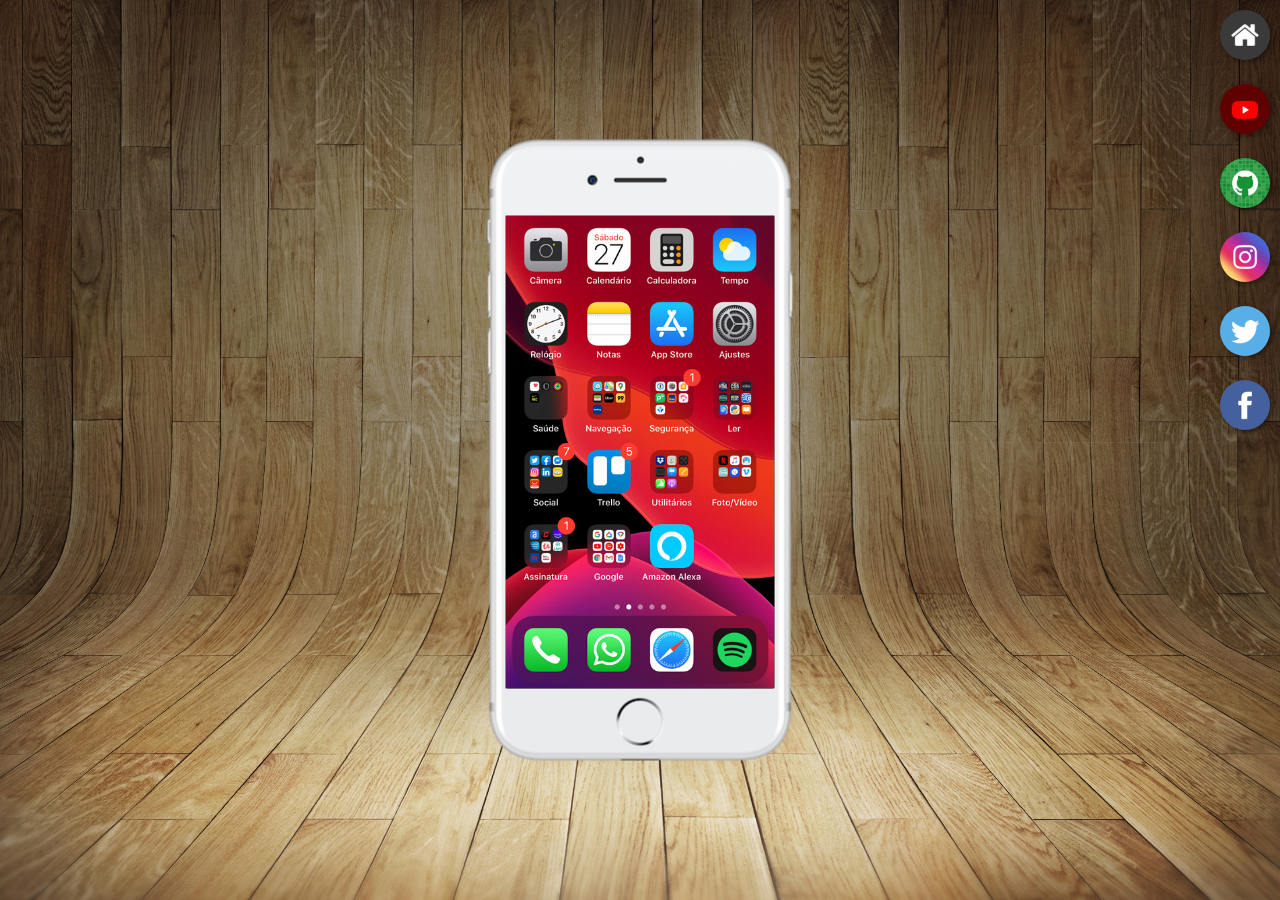
<file: index.html>
<!DOCTYPE html>
<html lang="pt-BR">
<head>
    <meta charset="UTF-8">
    <meta http-equiv="X-UA-Compatible" content="IE=edge">
    <meta name="viewport" content="width=device-width, initial-scale=1.0">
    <link rel="shortcut icon" href="imagens/favicon.ico" type="image/x-icon">
    <link rel="stylesheet" href="css/style.css">
    <title>Projeto Redes Sociais</title>
</head>
<body>
    <main>
        <section id="telefone">
            <iframe src="paginas/home.html" name="tela" frameborder="0" id="tela">
                Seu navegador não é compatível com isso.
            </iframe>
        </section>
        <section id="redes-sociais">
            <a href="paginas/home.html" target="tela">
                <img src="imagens/logo-home.jpg" alt="Home">
            </a>
            <br>
            <a href="paginas/youtube.html" target="tela">
                <img src="imagens/logo-youtube.jpg" alt="Youtube">
            </a>
            <br>
            <a href="paginas/github.html" target="tela">
                <img src="imagens/logo-github.jpg" alt="GitHub">
            </a>
            <br>
            <a href="paginas/instagram.html" target="tela">
                <img src="imagens/logo-instagram.jpg" alt="Instagram">
            </a>
            <br>
            <a href="paginas/twitter.html" target="tela">
                <img src="imagens/logo-twitter.jpg" alt="Twitter">
            </a>
            <br>
            <a href="paginas/facebook.html" target="tela">
                <img src="imagens/logo-facebook.jpg" alt="Facebook">
            </a>
        </section>
    </main>
</body>
</html>
</file>
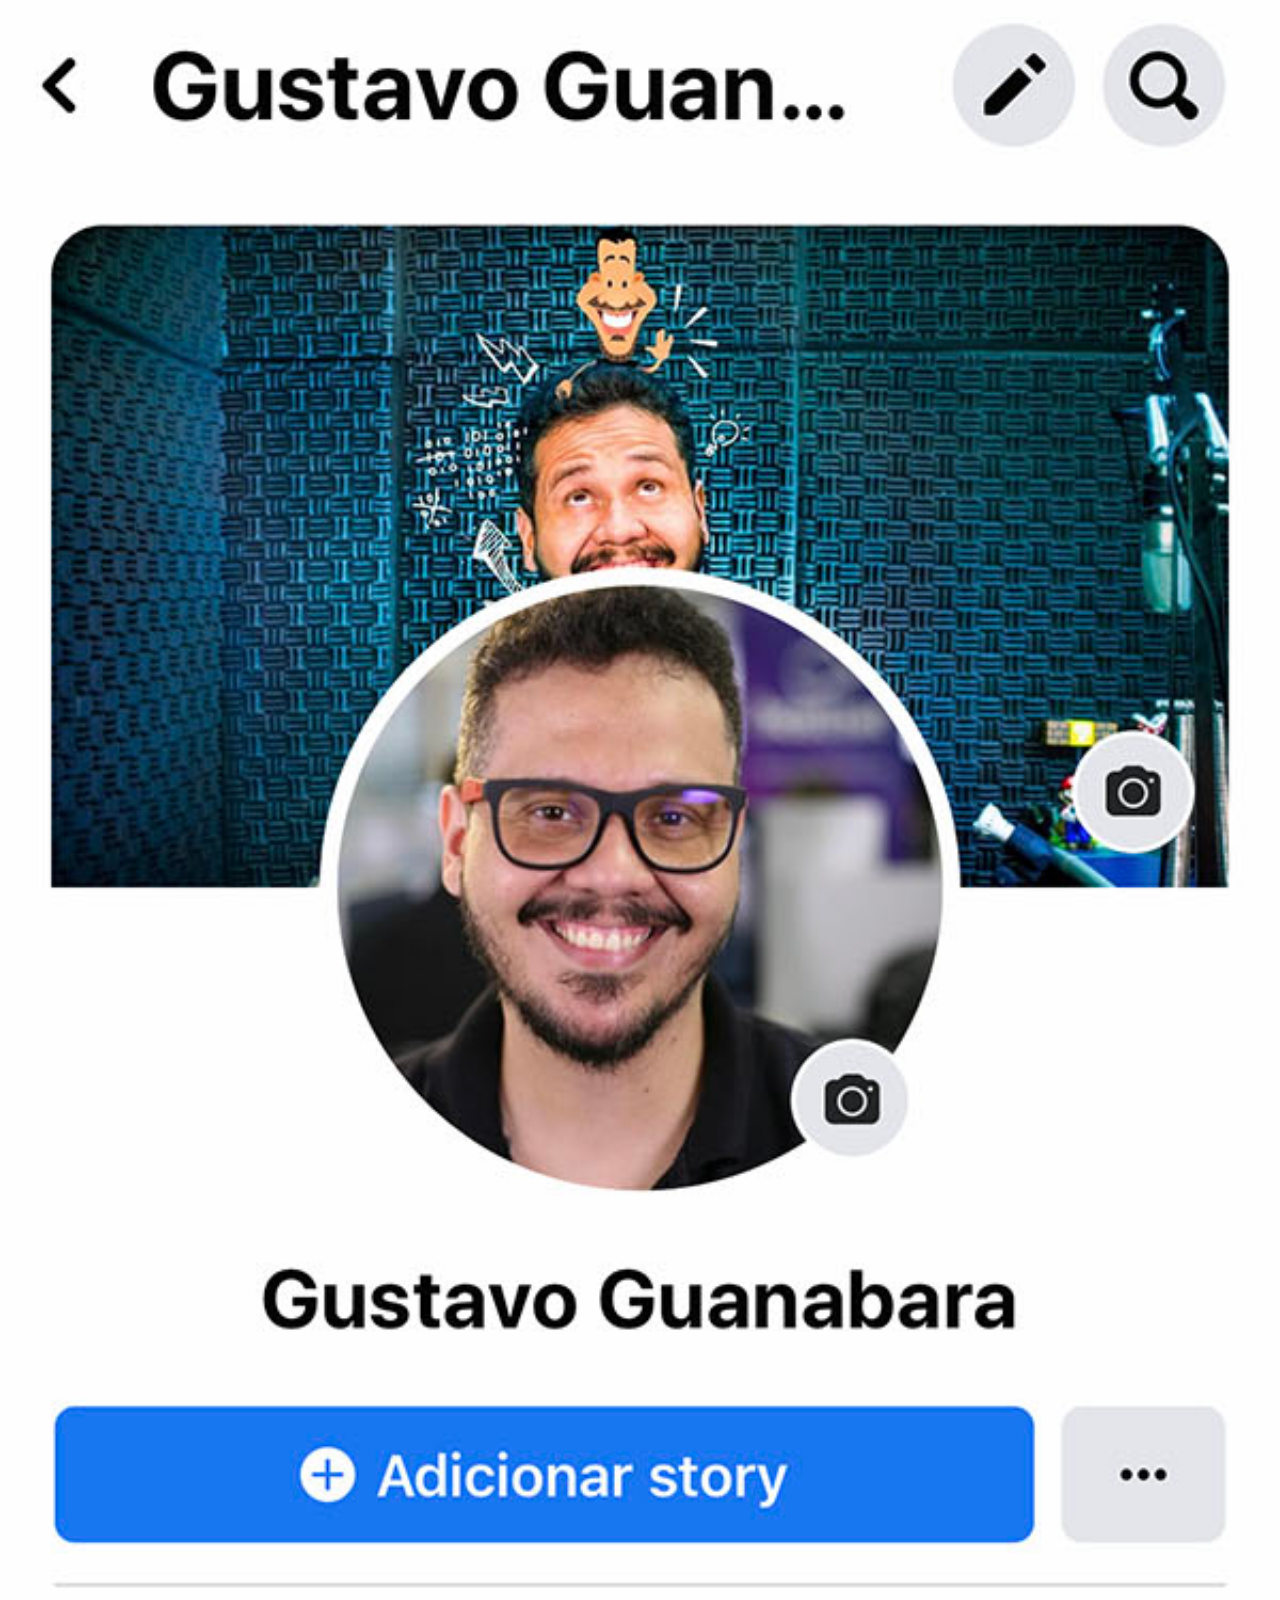
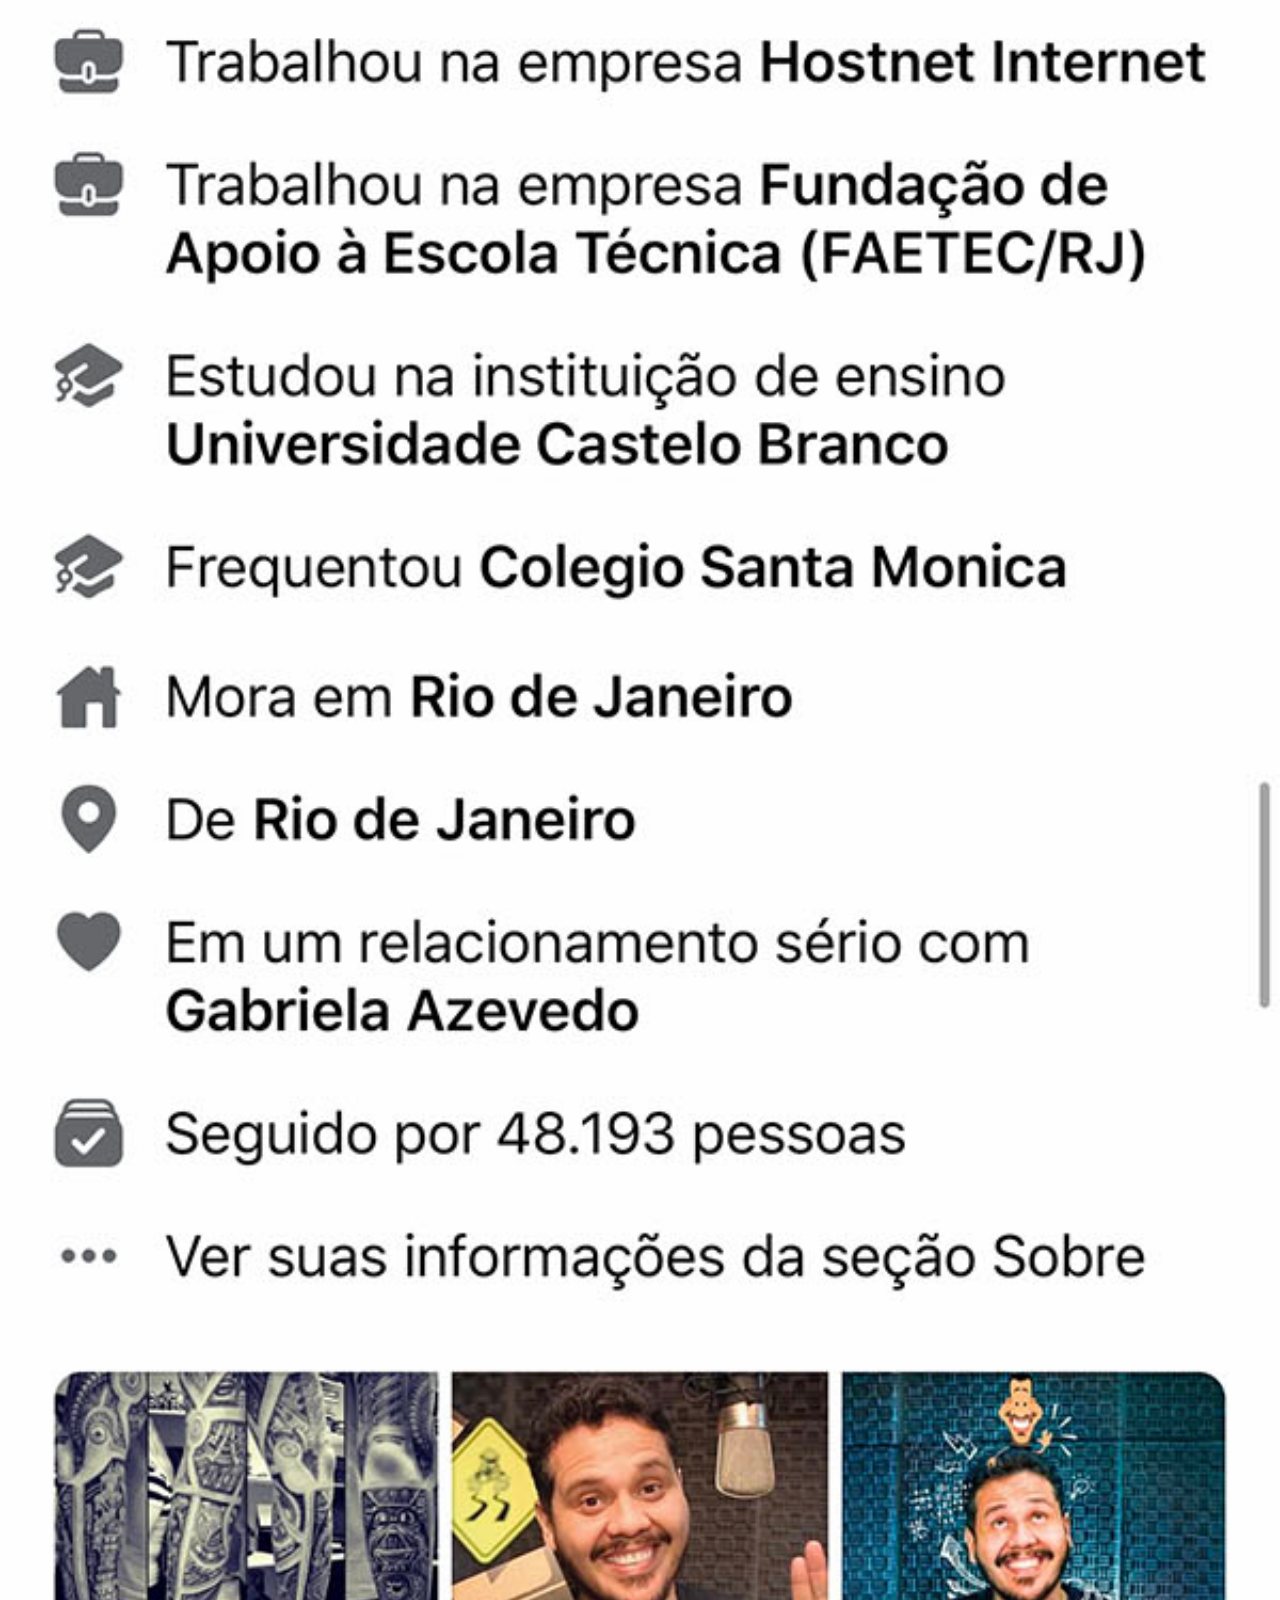
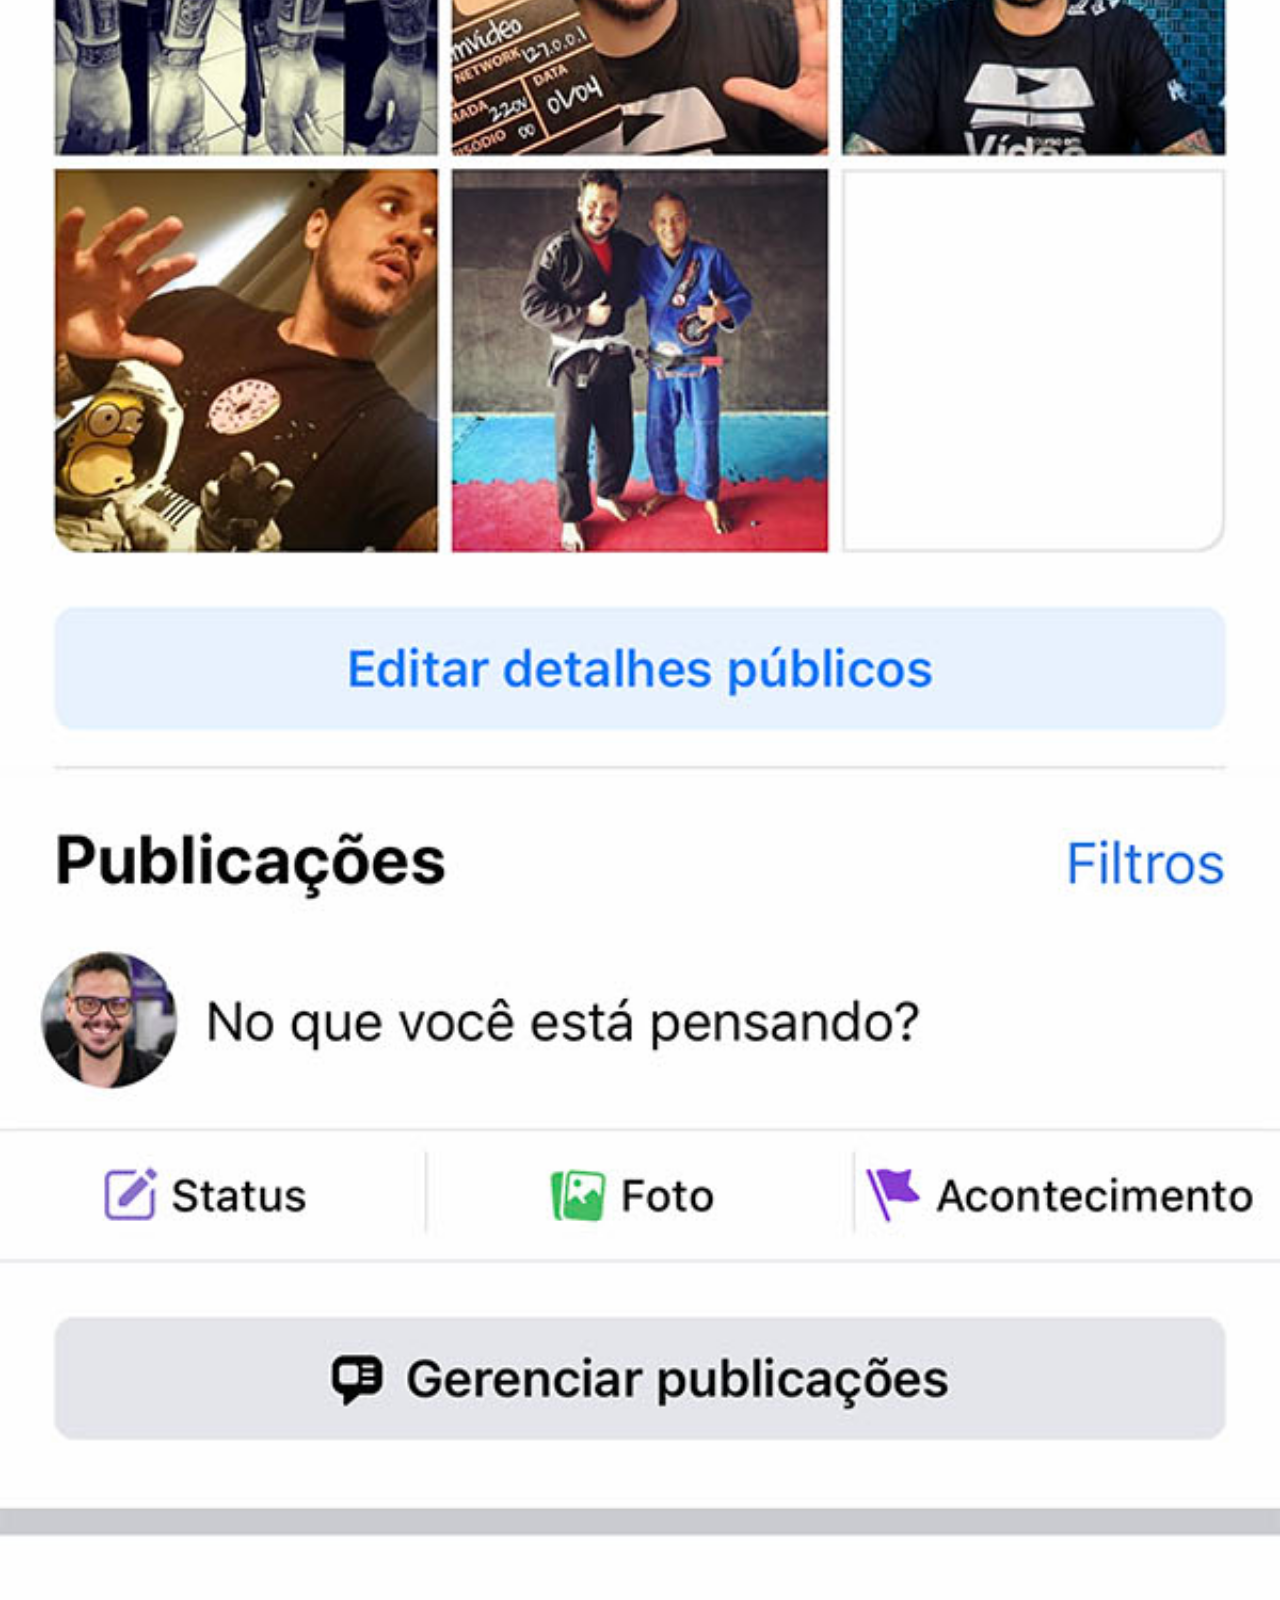
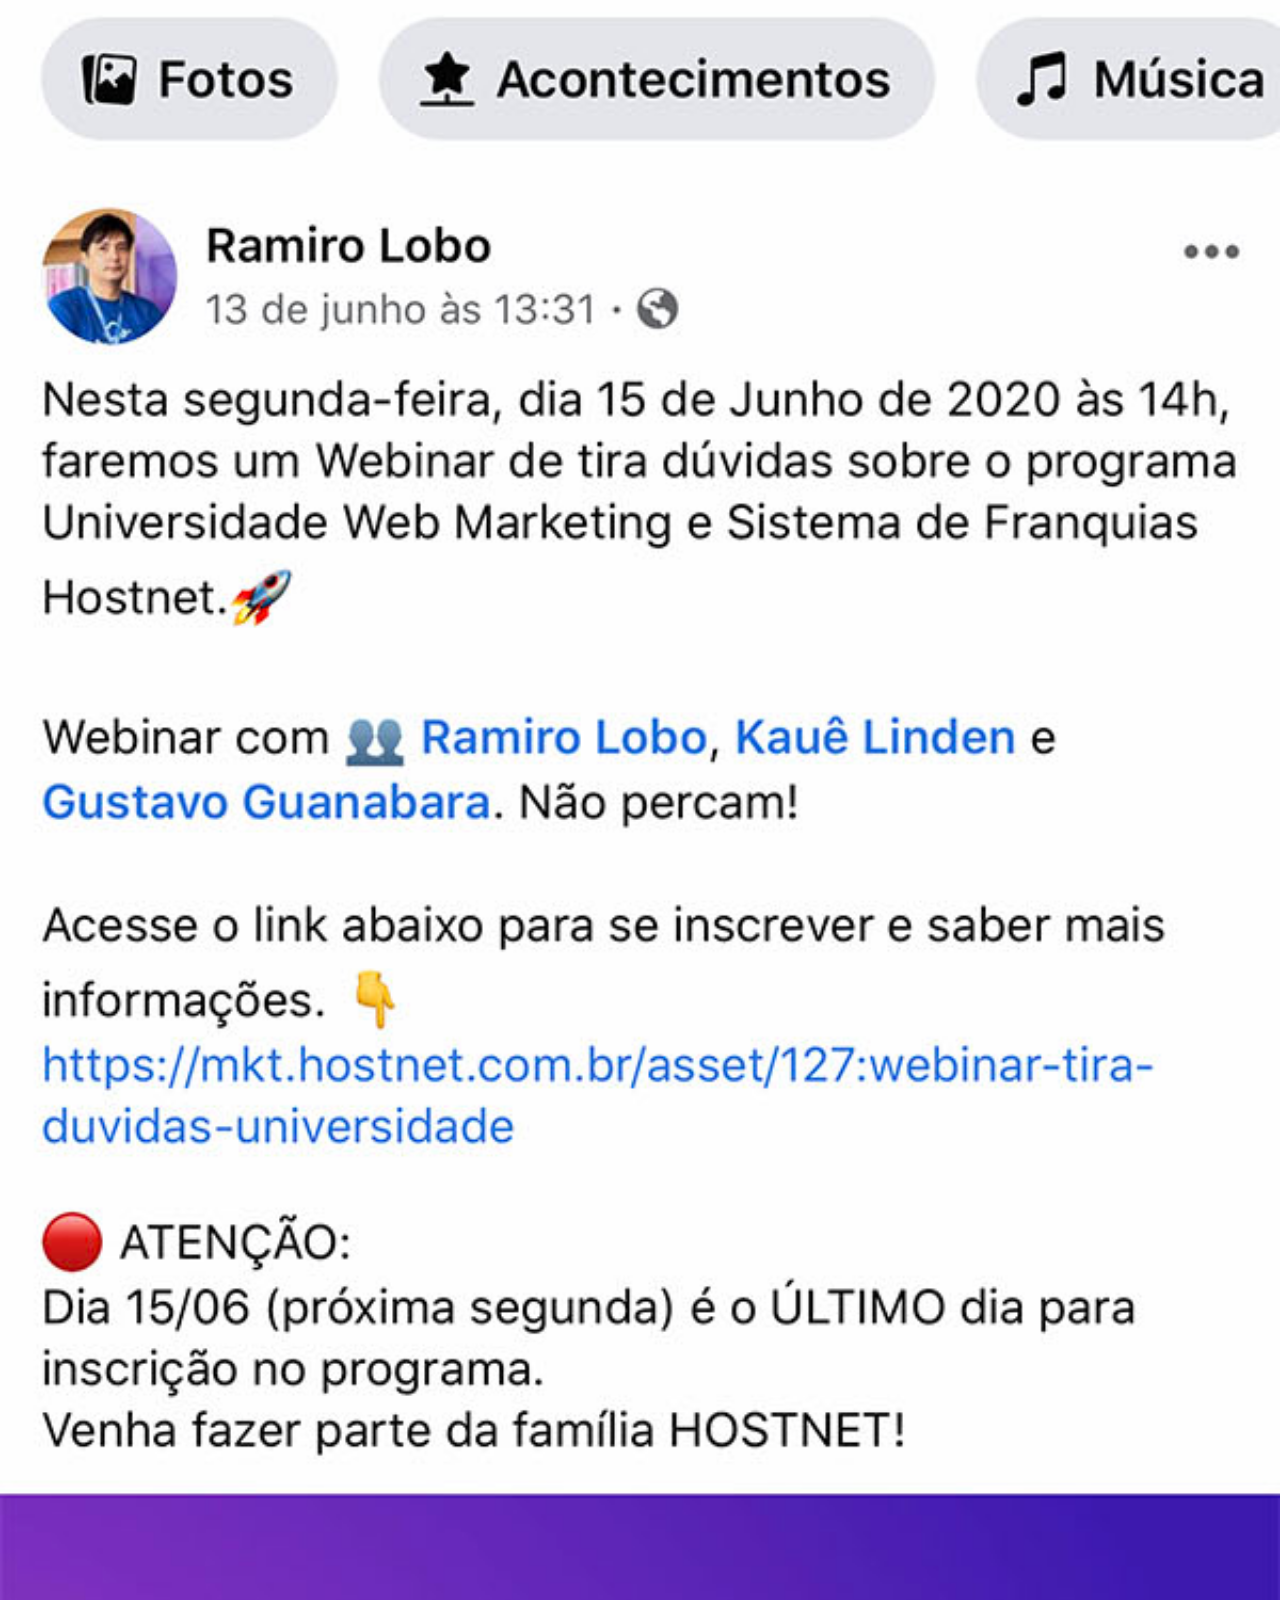
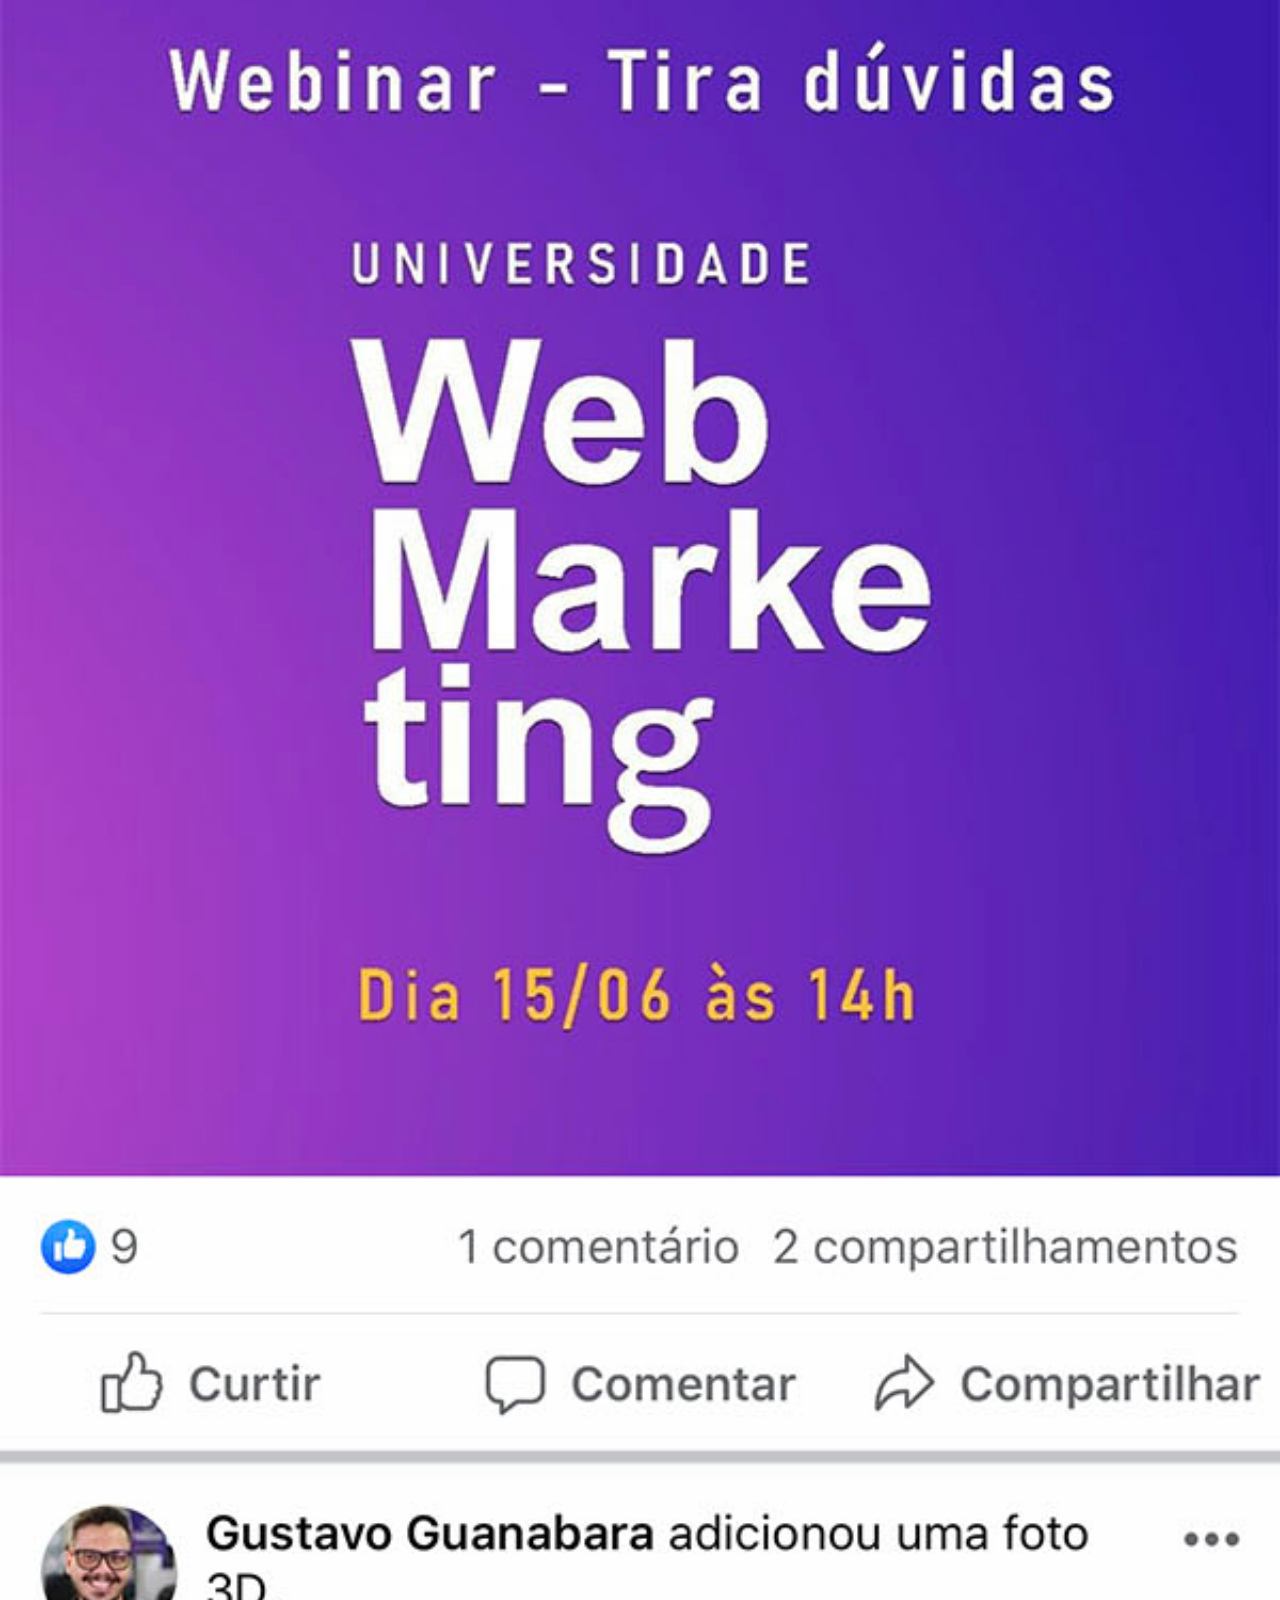
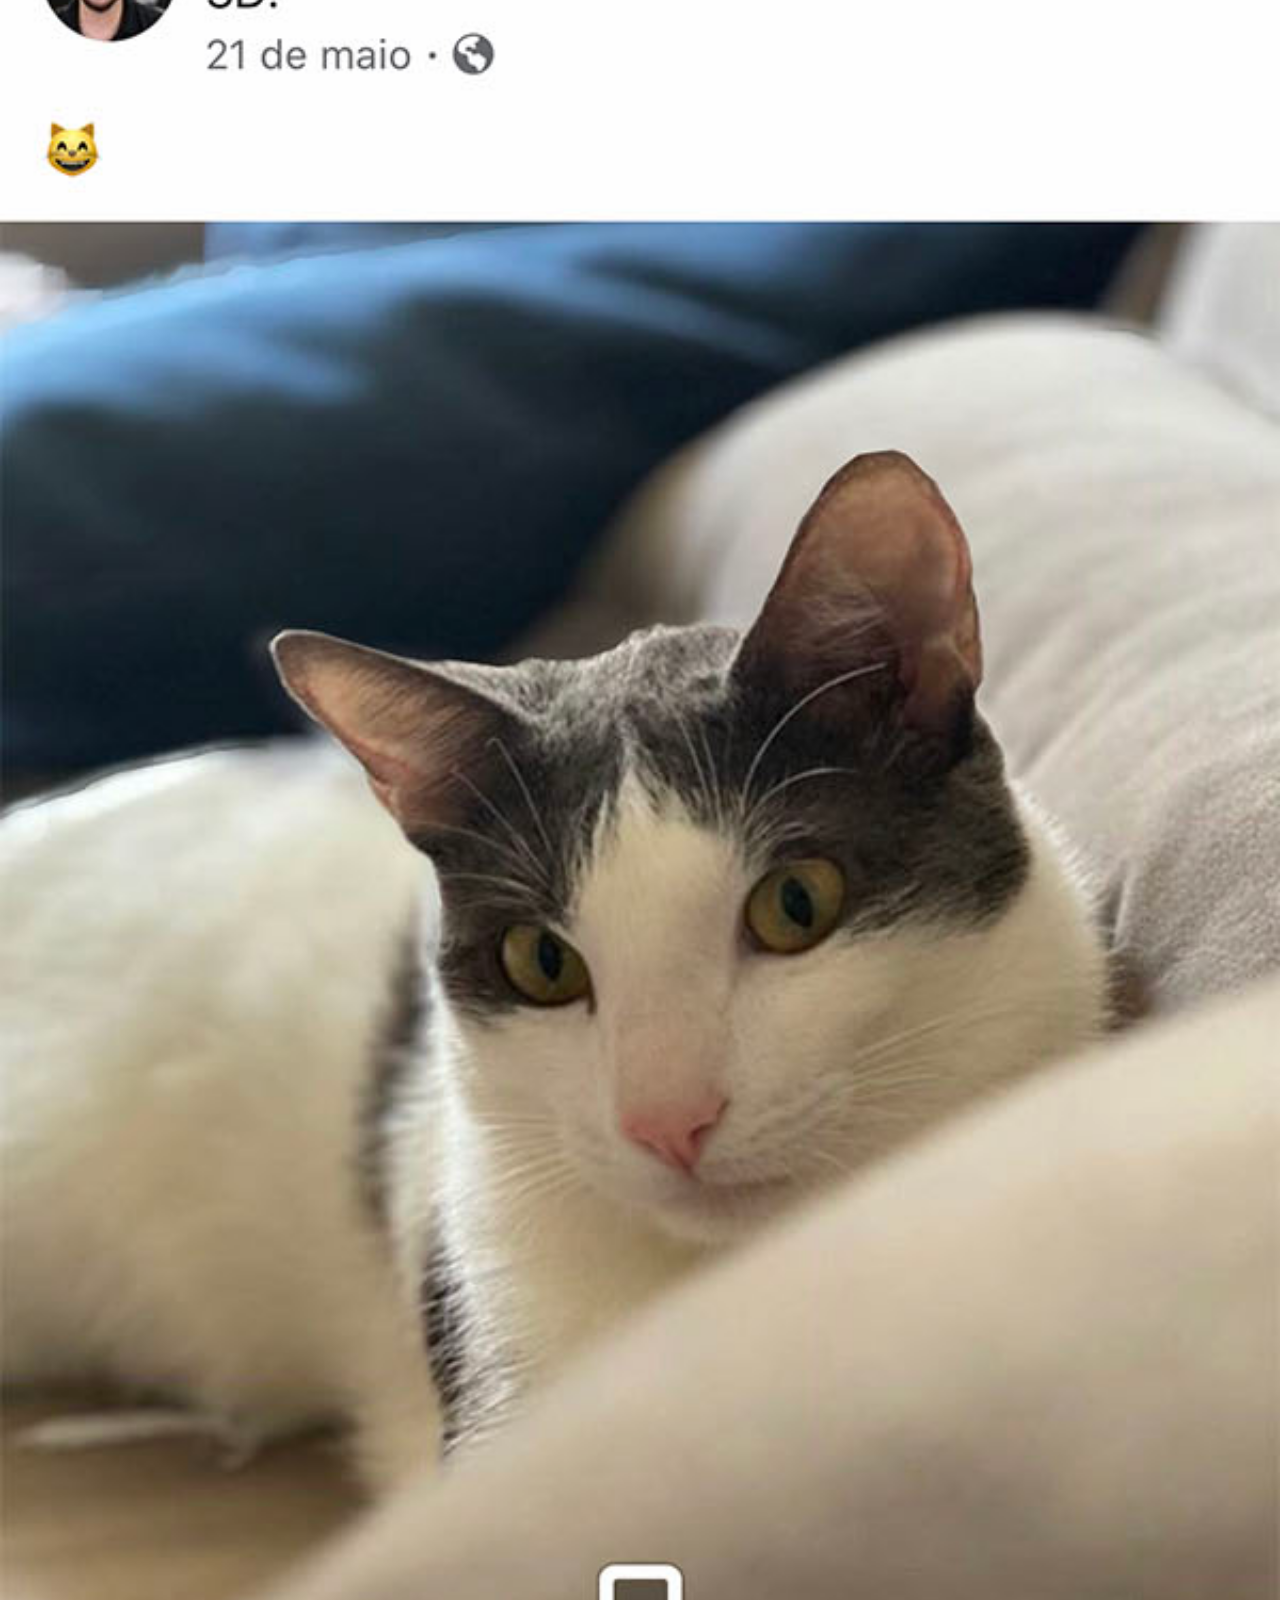
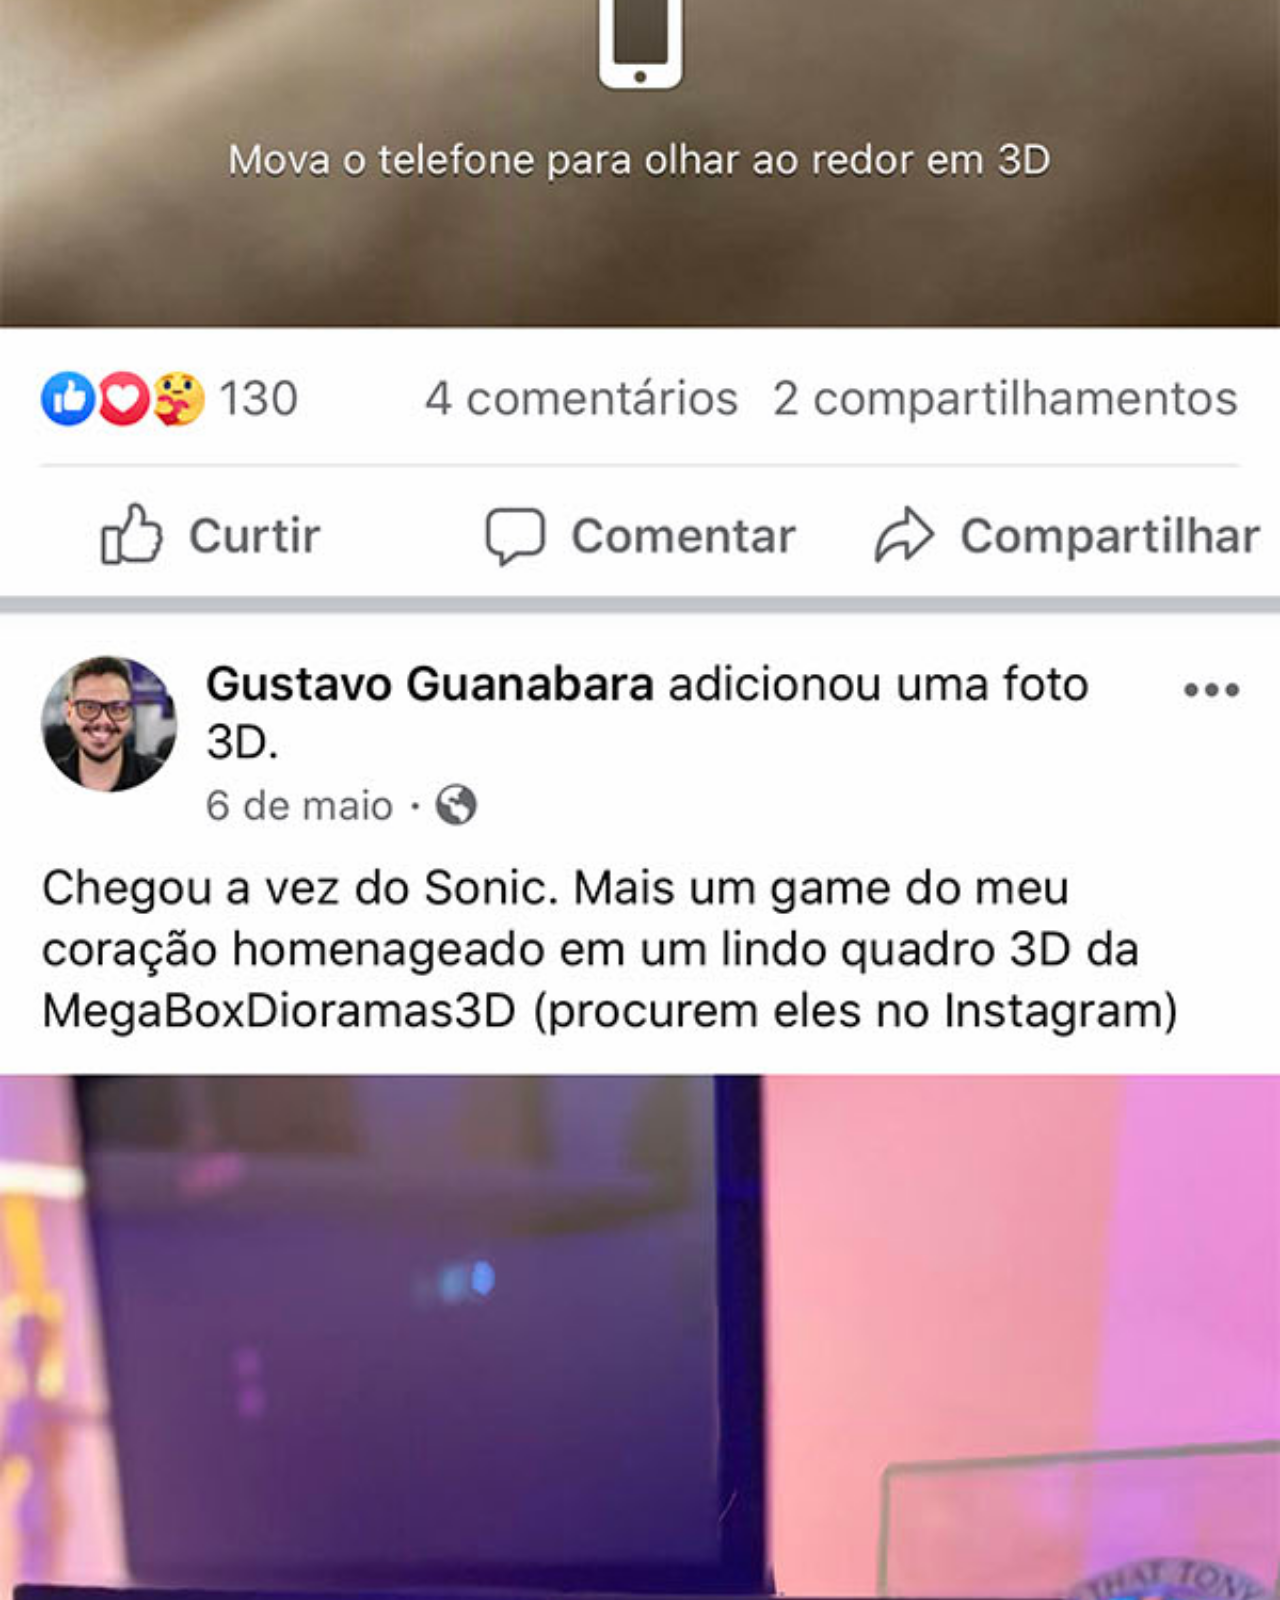
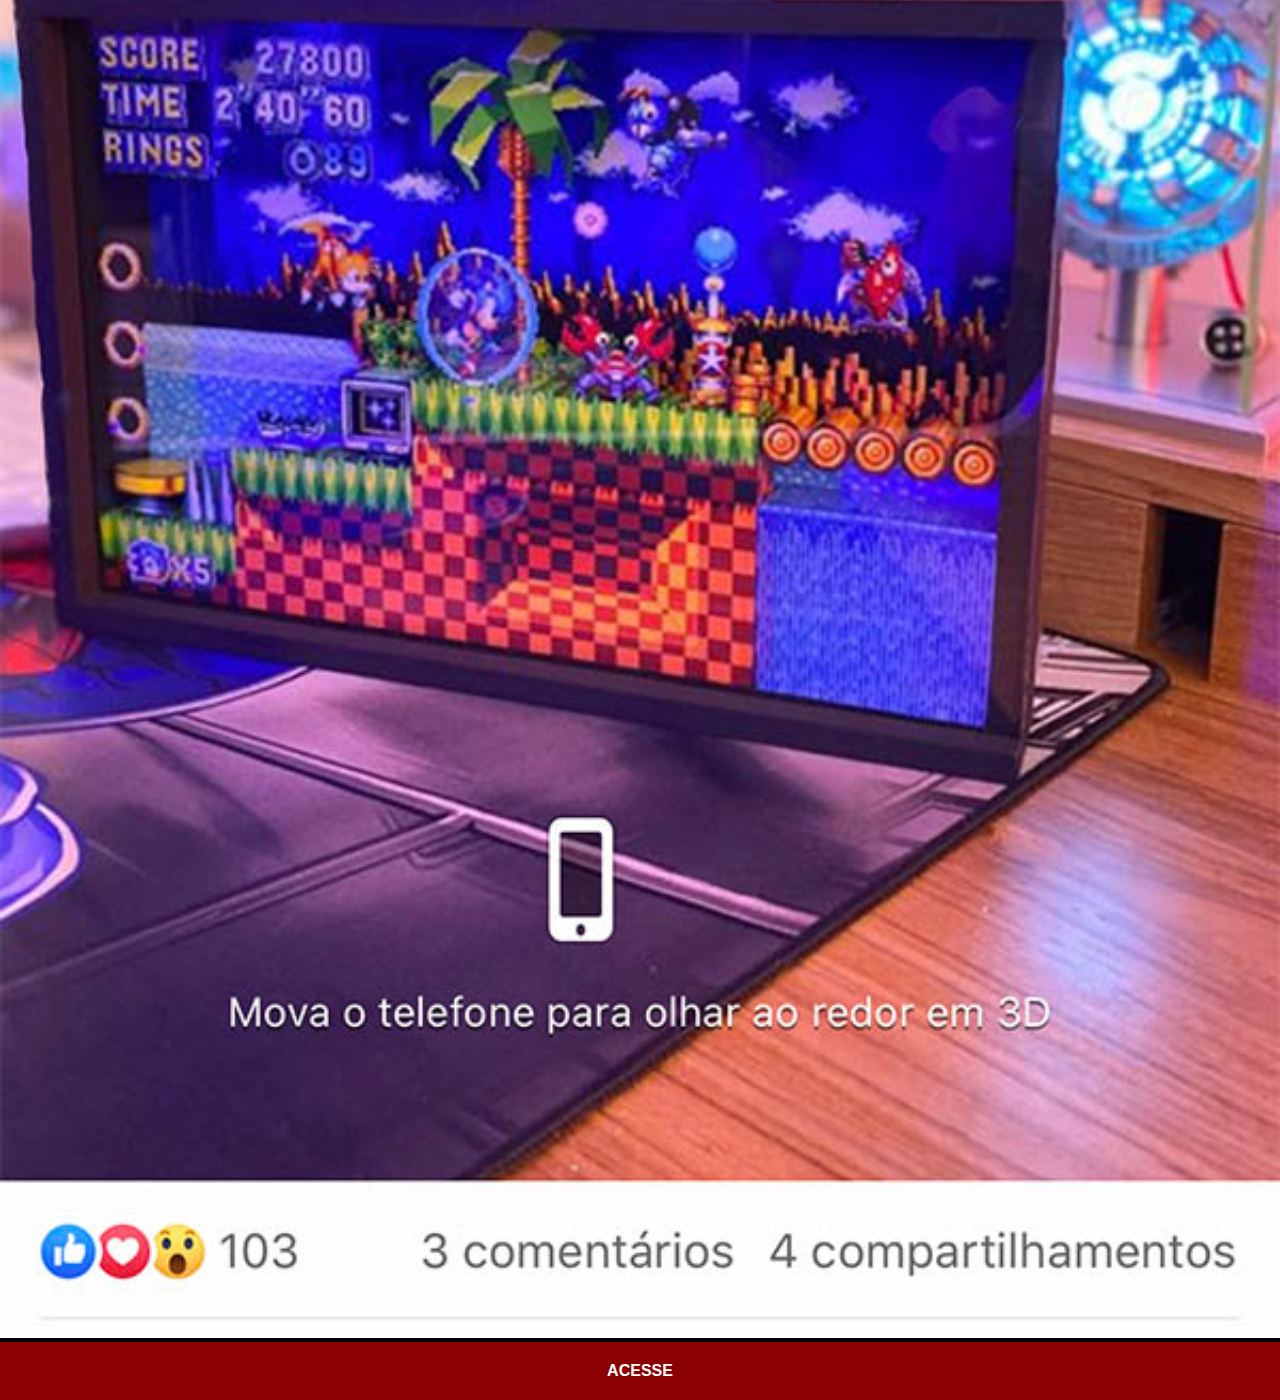
<file: paginas/facebook.html>
<!DOCTYPE html>
<html lang="pt-BR">
<head>
    <meta charset="UTF-8">
    <meta http-equiv="X-UA-Compatible" content="IE=edge">
    <meta name="viewport" content="width=device-width, initial-scale=1.0">
    <link rel="stylesheet" href="css/social.css">
    <title>Facebook</title>
</head>
<body>
    <img src="../imagens/tela-facebook.jpg" alt="YouTube">
    <a href="https://www.facebook.com/gustavoguanabara" target="_blank">ACESSE</a>
</body>
</html>
</file>
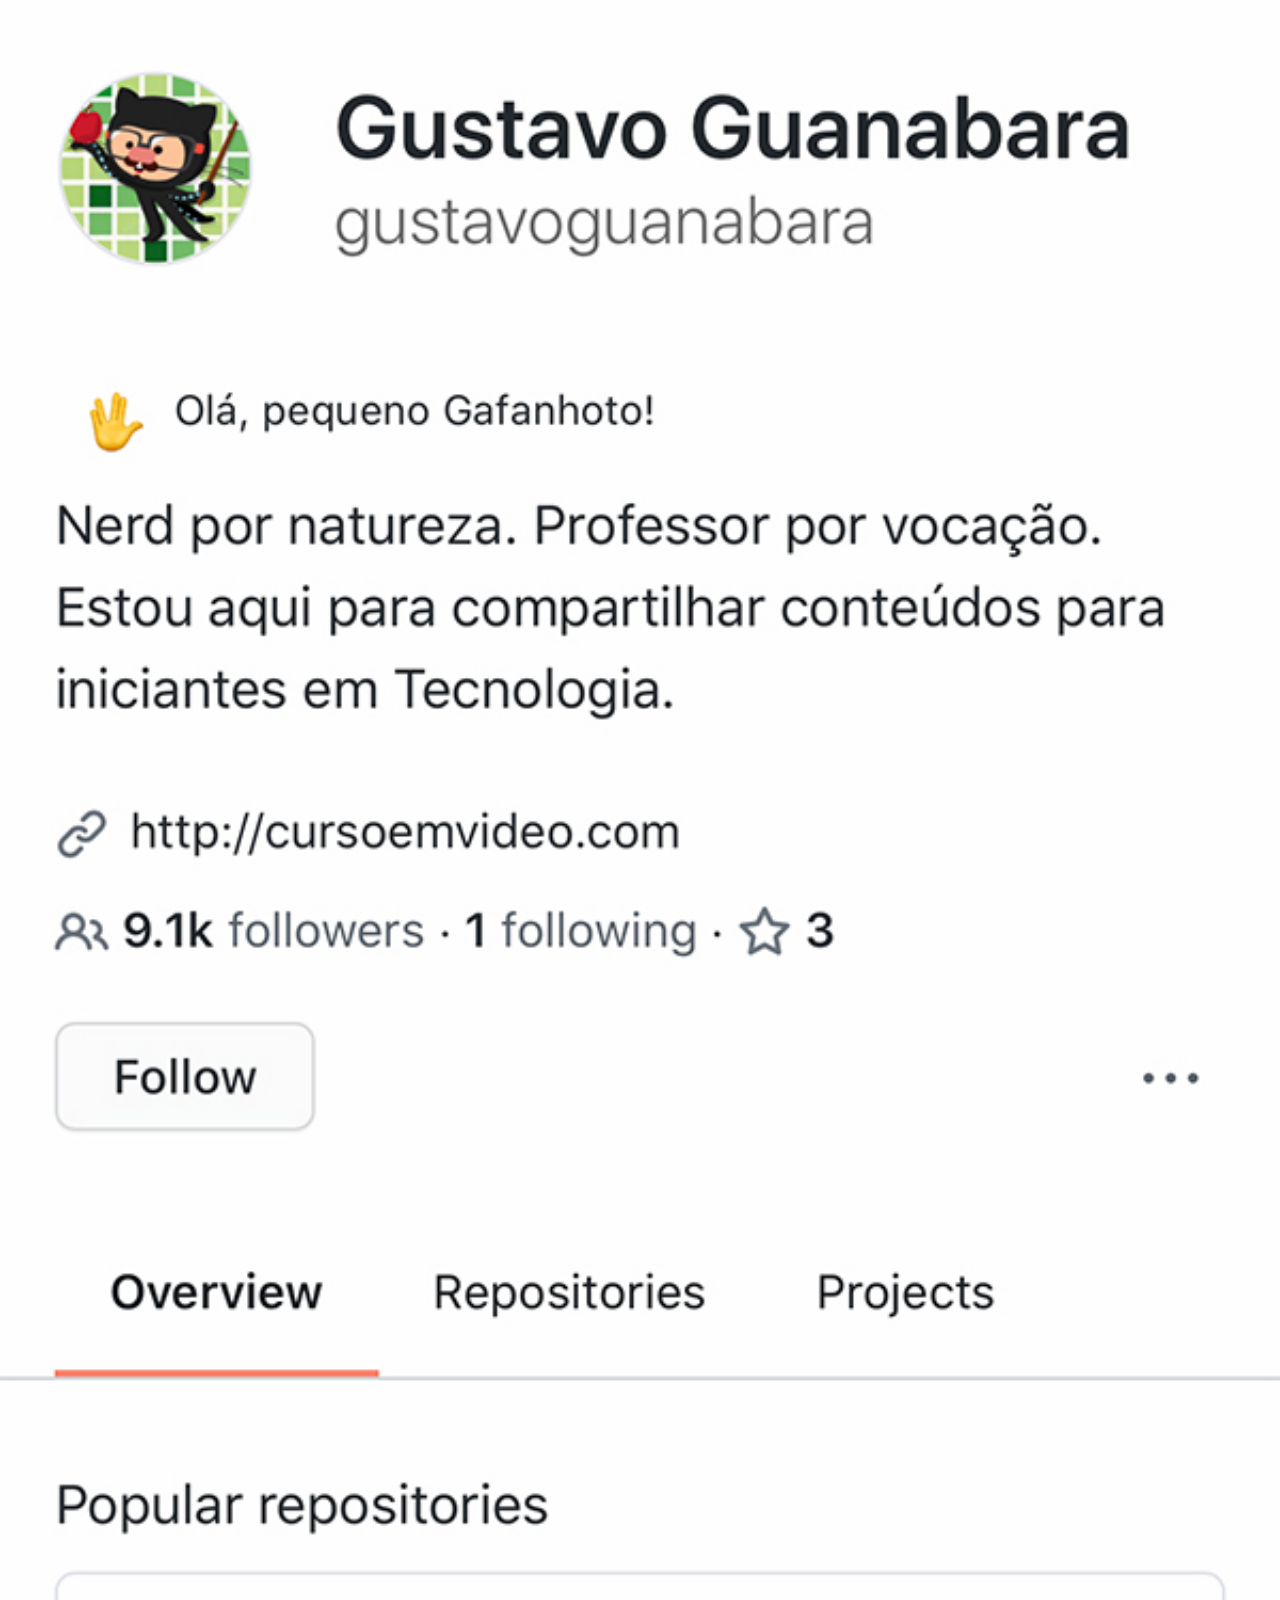
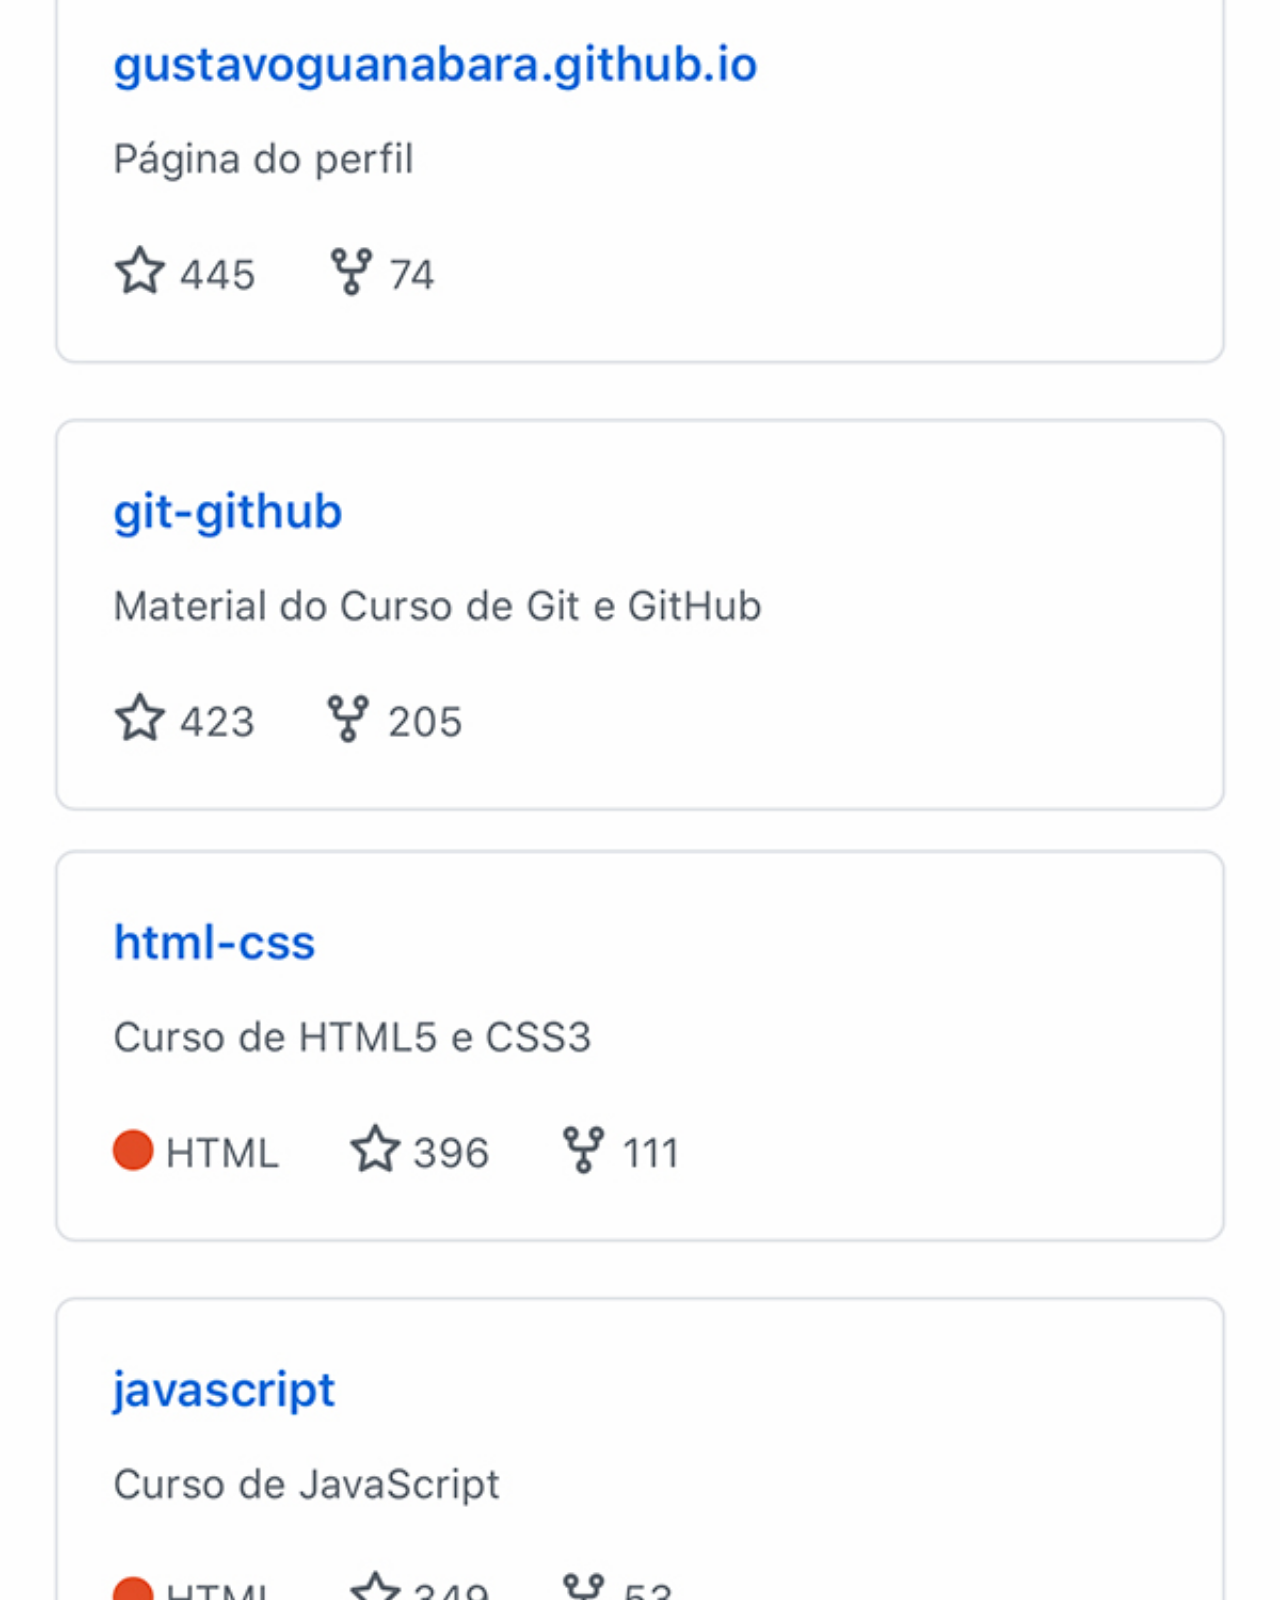
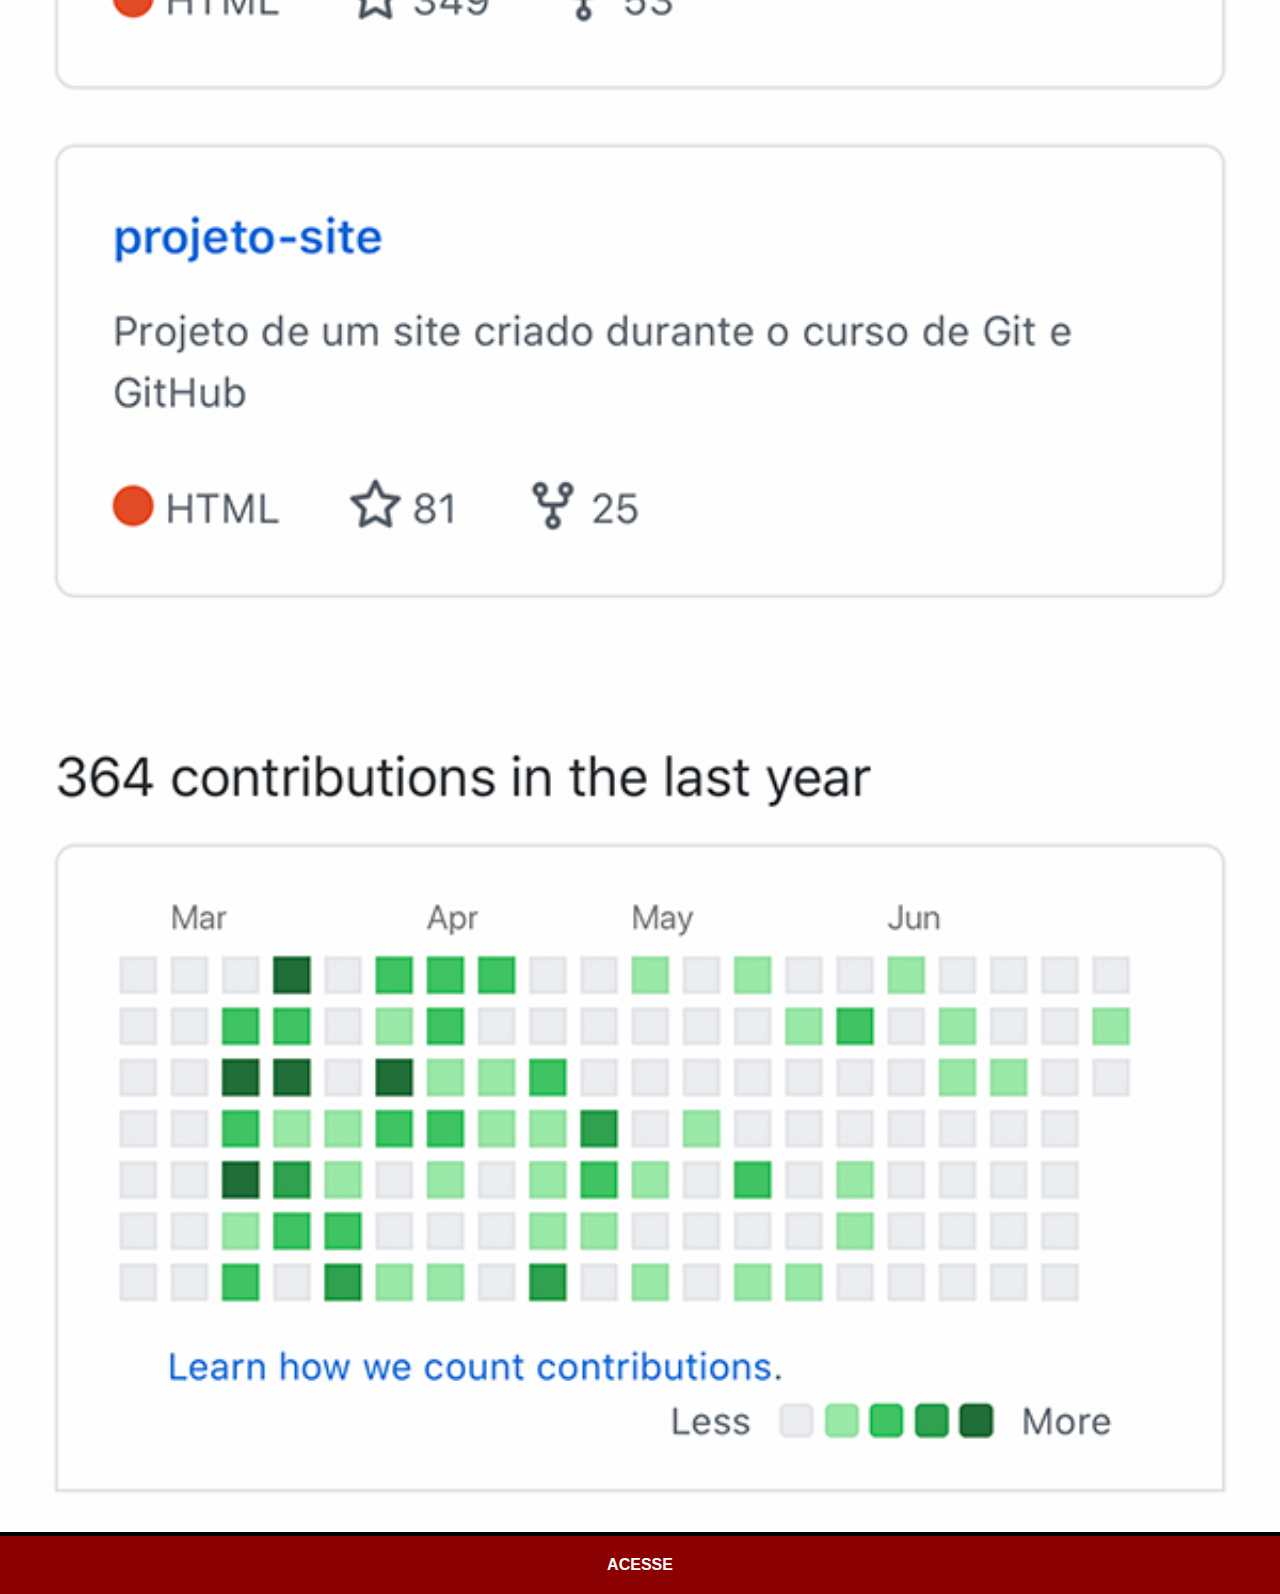
<file: paginas/github.html>
<!DOCTYPE html>
<html lang="pt-BR">
<head>
    <meta charset="UTF-8">
    <meta http-equiv="X-UA-Compatible" content="IE=edge">
    <meta name="viewport" content="width=device-width, initial-scale=1.0">
    <link rel="stylesheet" href="css/social.css">
    <title>GitHub</title>
</head>
<body>
    <img src="../imagens/tela-github.jpg" alt="YouTube">
    <a href="https://github.com/gustavoguanabara" target="_blank">ACESSE</a>
</body>
</html>
</file>
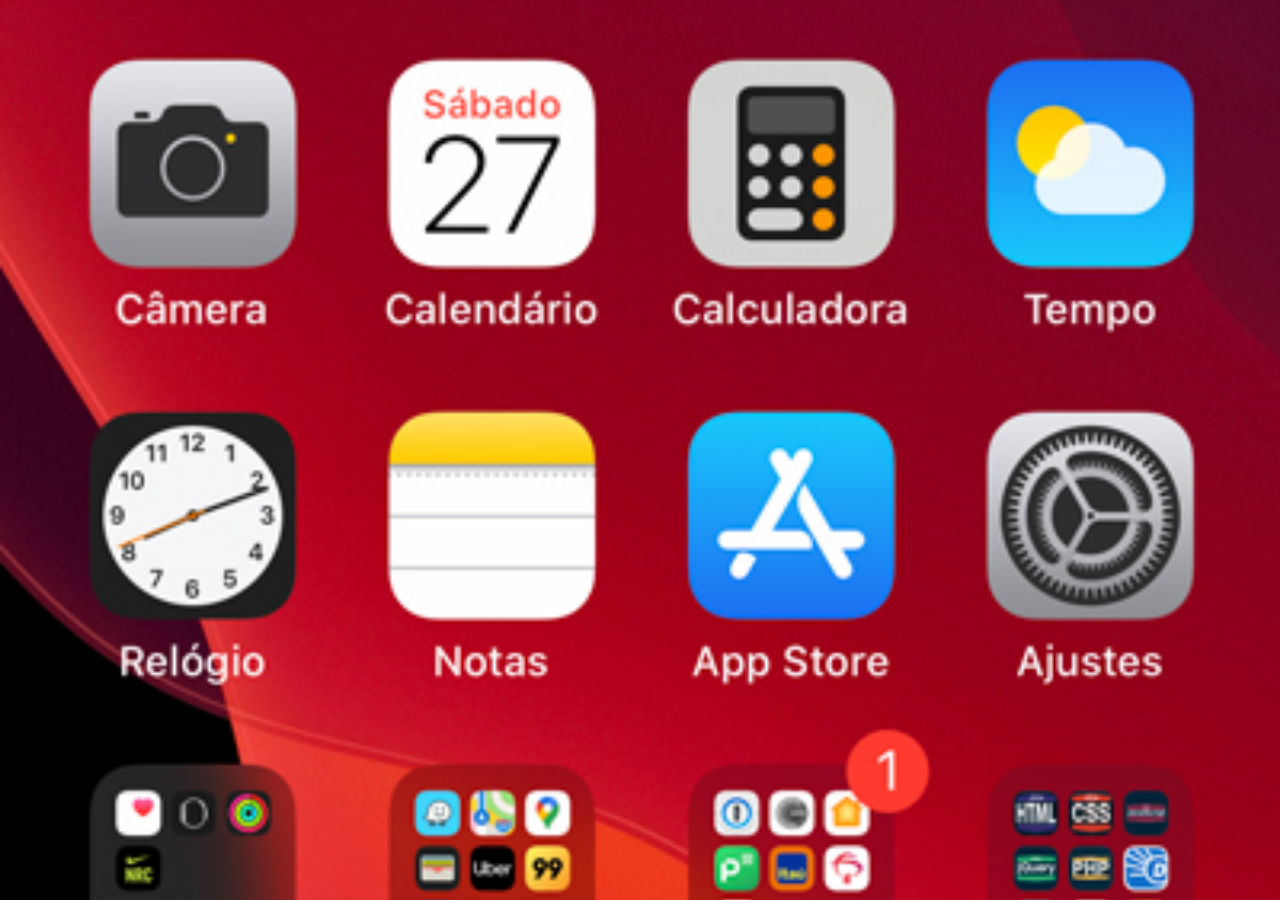
<file: paginas/home.html>
<!DOCTYPE html>
<html lang="pt-BR">
<head>
    <meta charset="UTF-8">
    <meta http-equiv="X-UA-Compatible" content="IE=edge">
    <meta name="viewport" content="width=device-width, initial-scale=1.0">
    <title>Home</title>
</head>
<style>
    * {
        margin: 0px;
        padding: 0px;
    }

    body {
        width: 100vw;
        height: 100vh;
        background: black url('../imagens/tela-home.jpg') no-repeat top center;
        background-size: cover;
    }
</style>
<body>
    
</body>
</html>
</file>
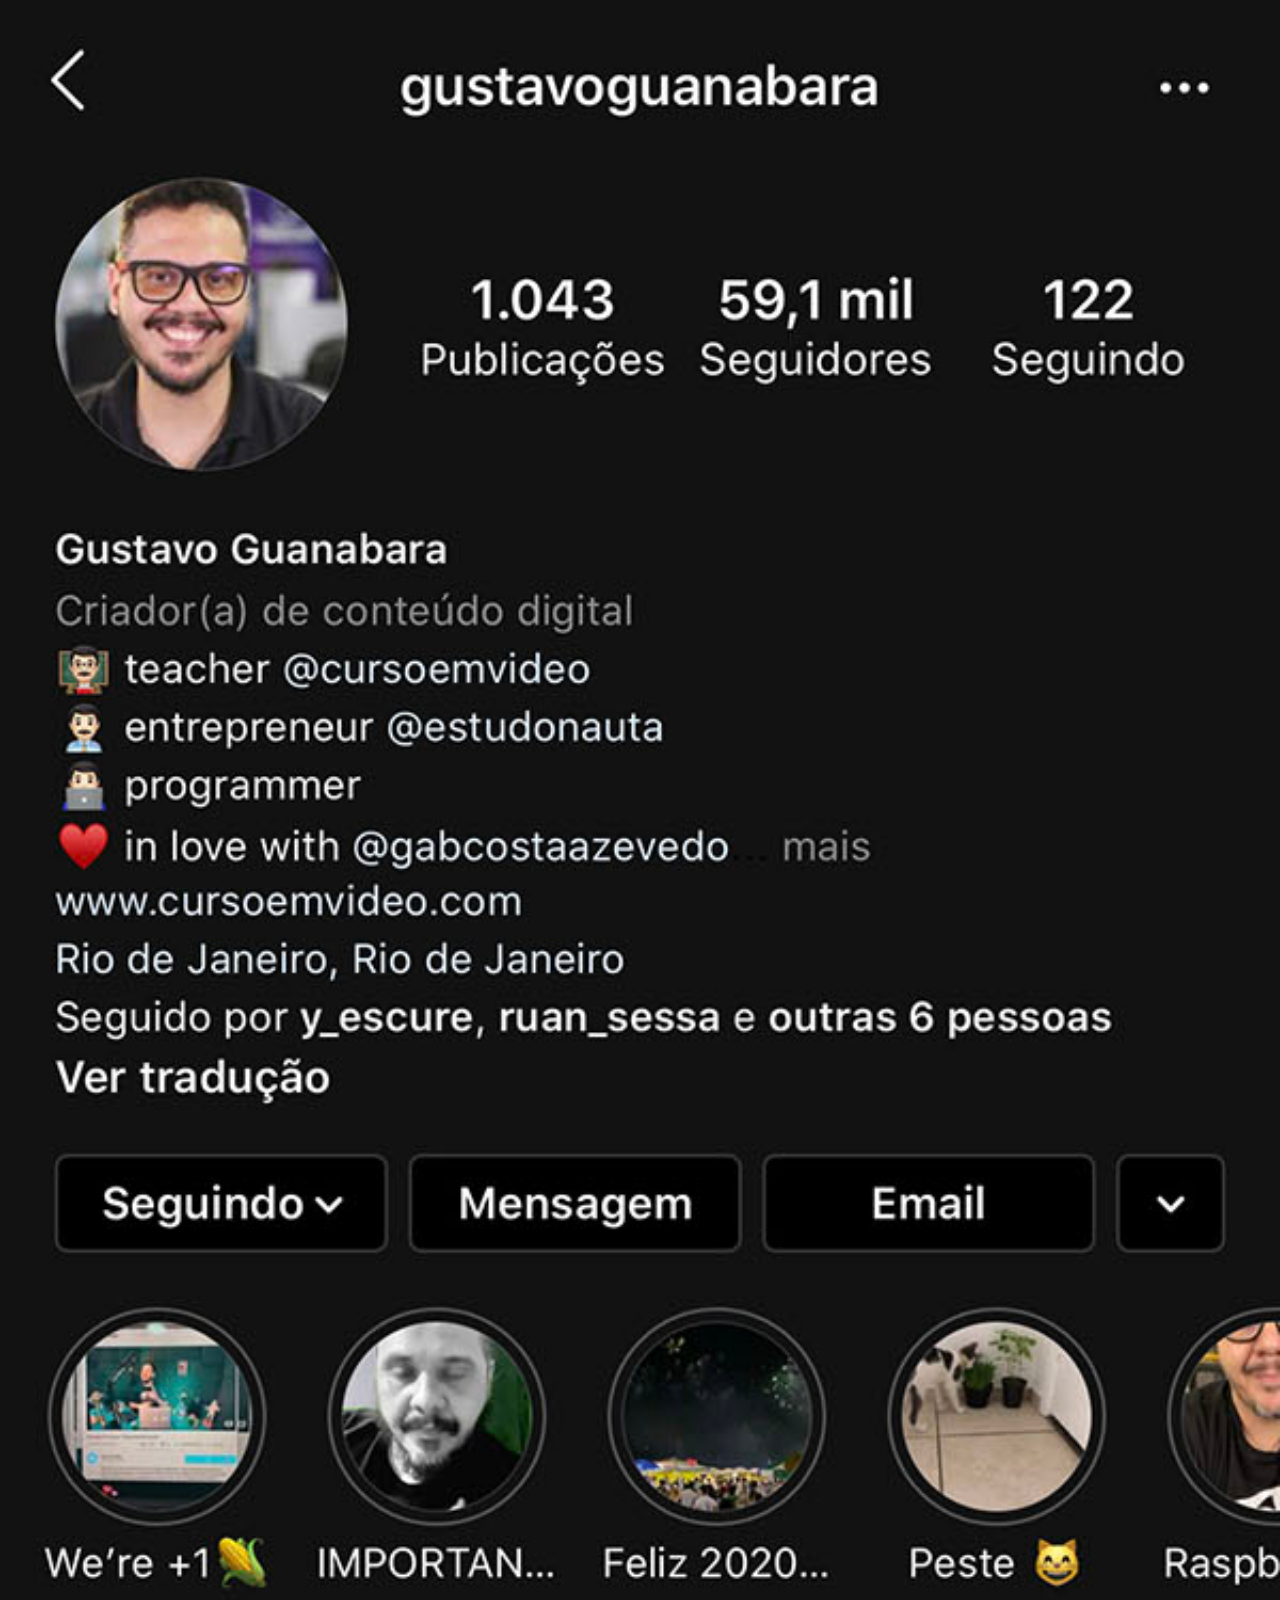
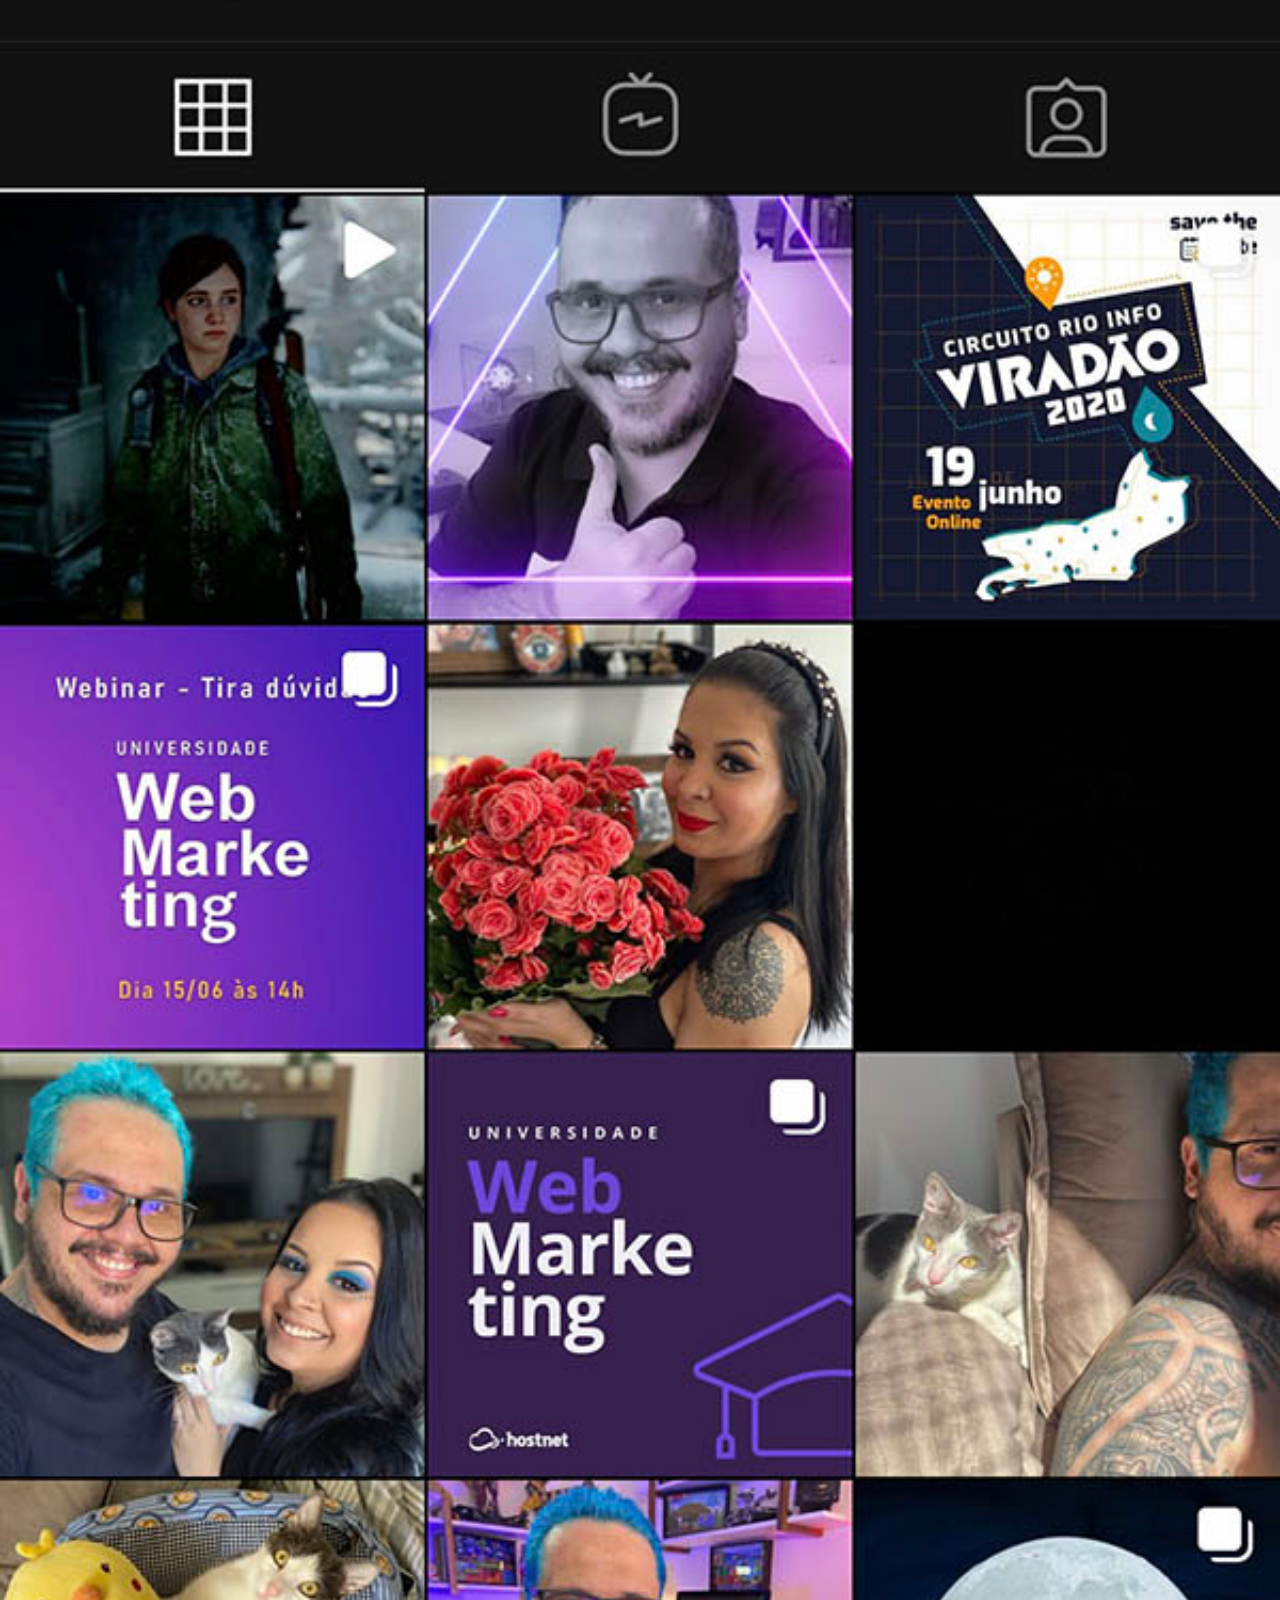
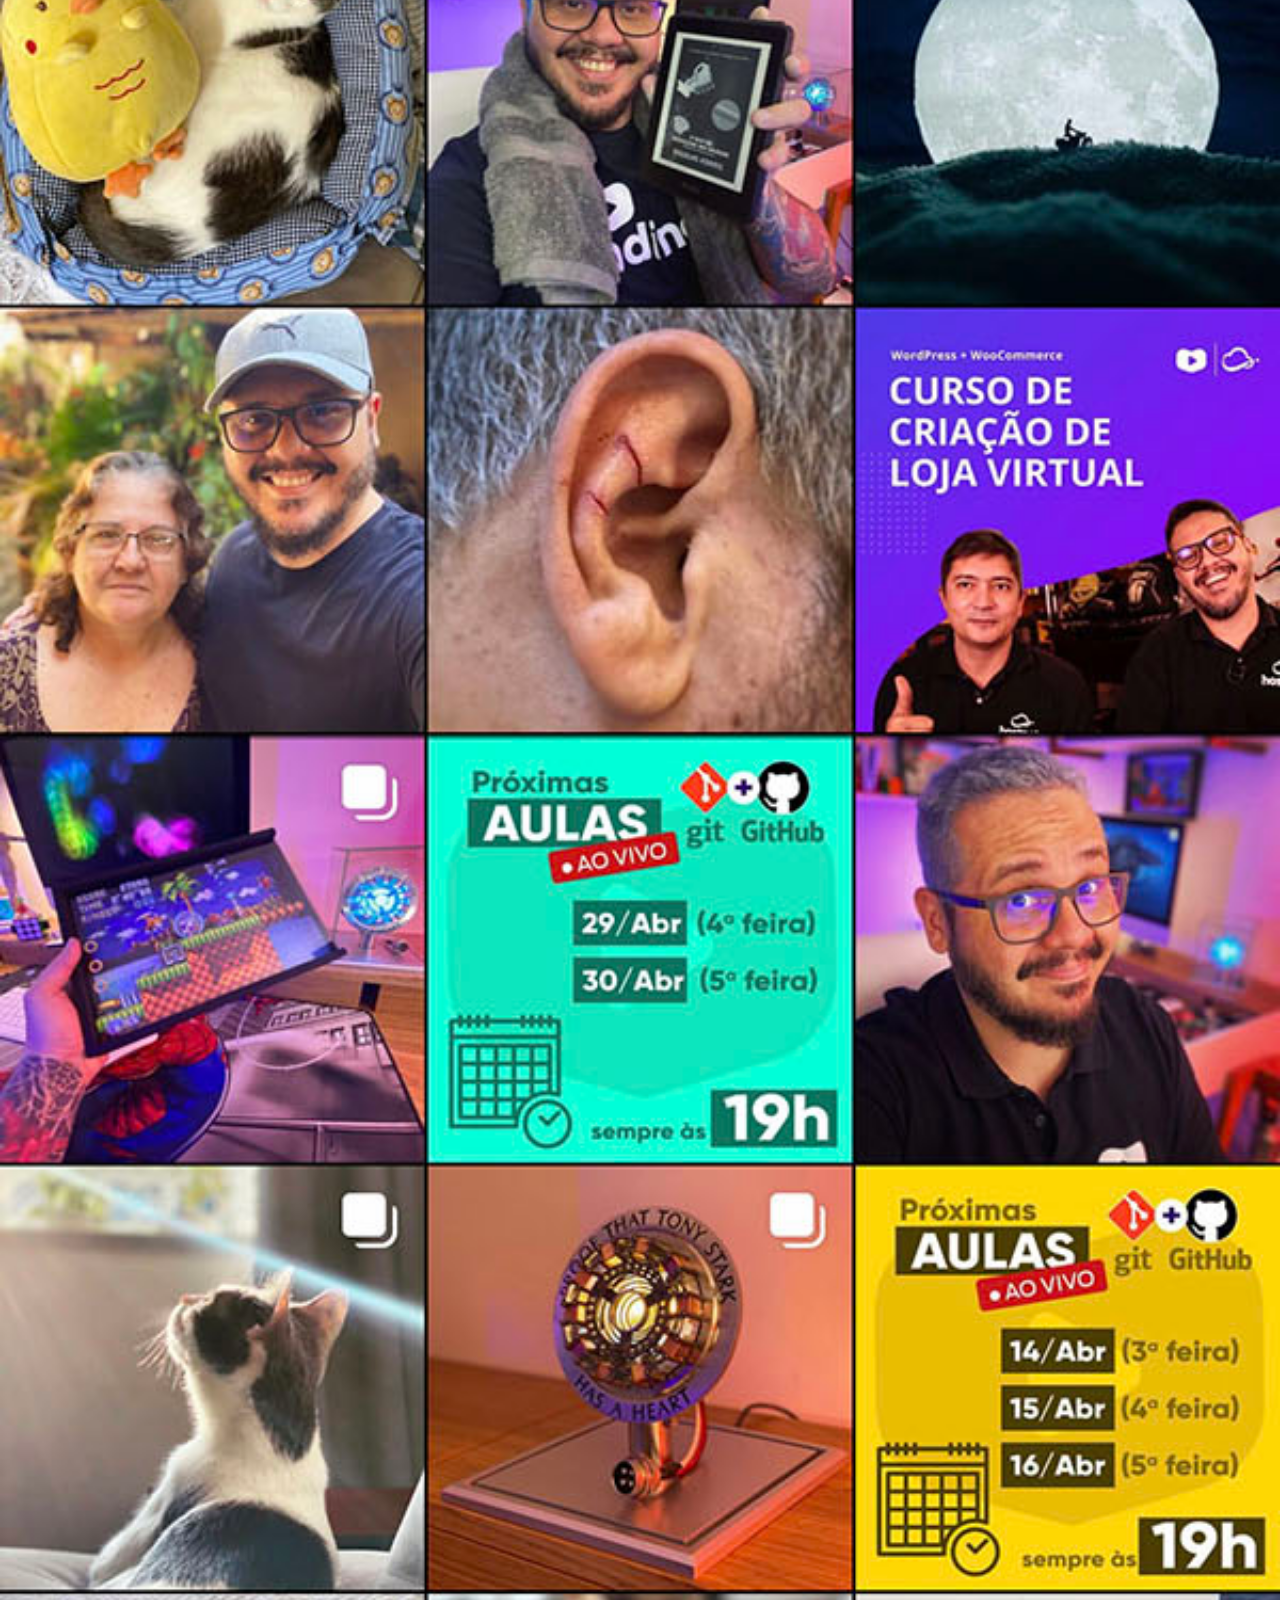
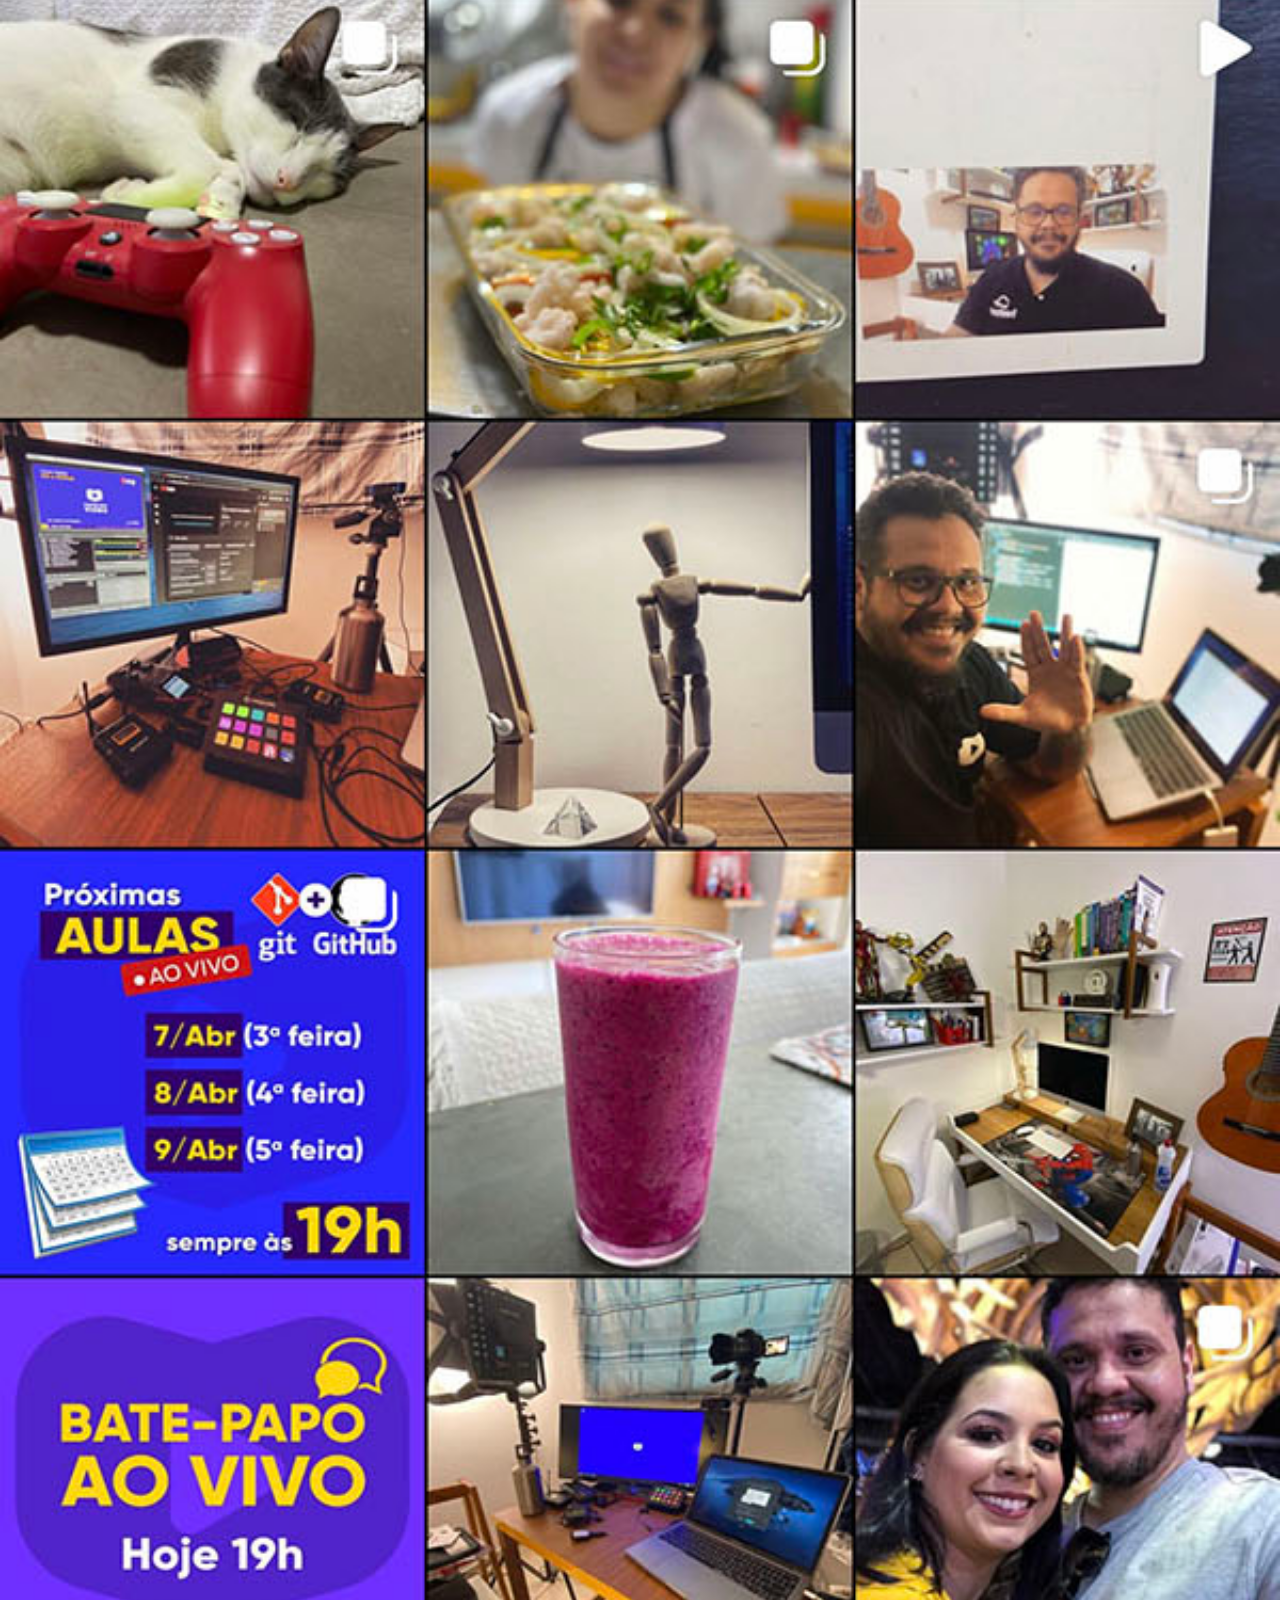
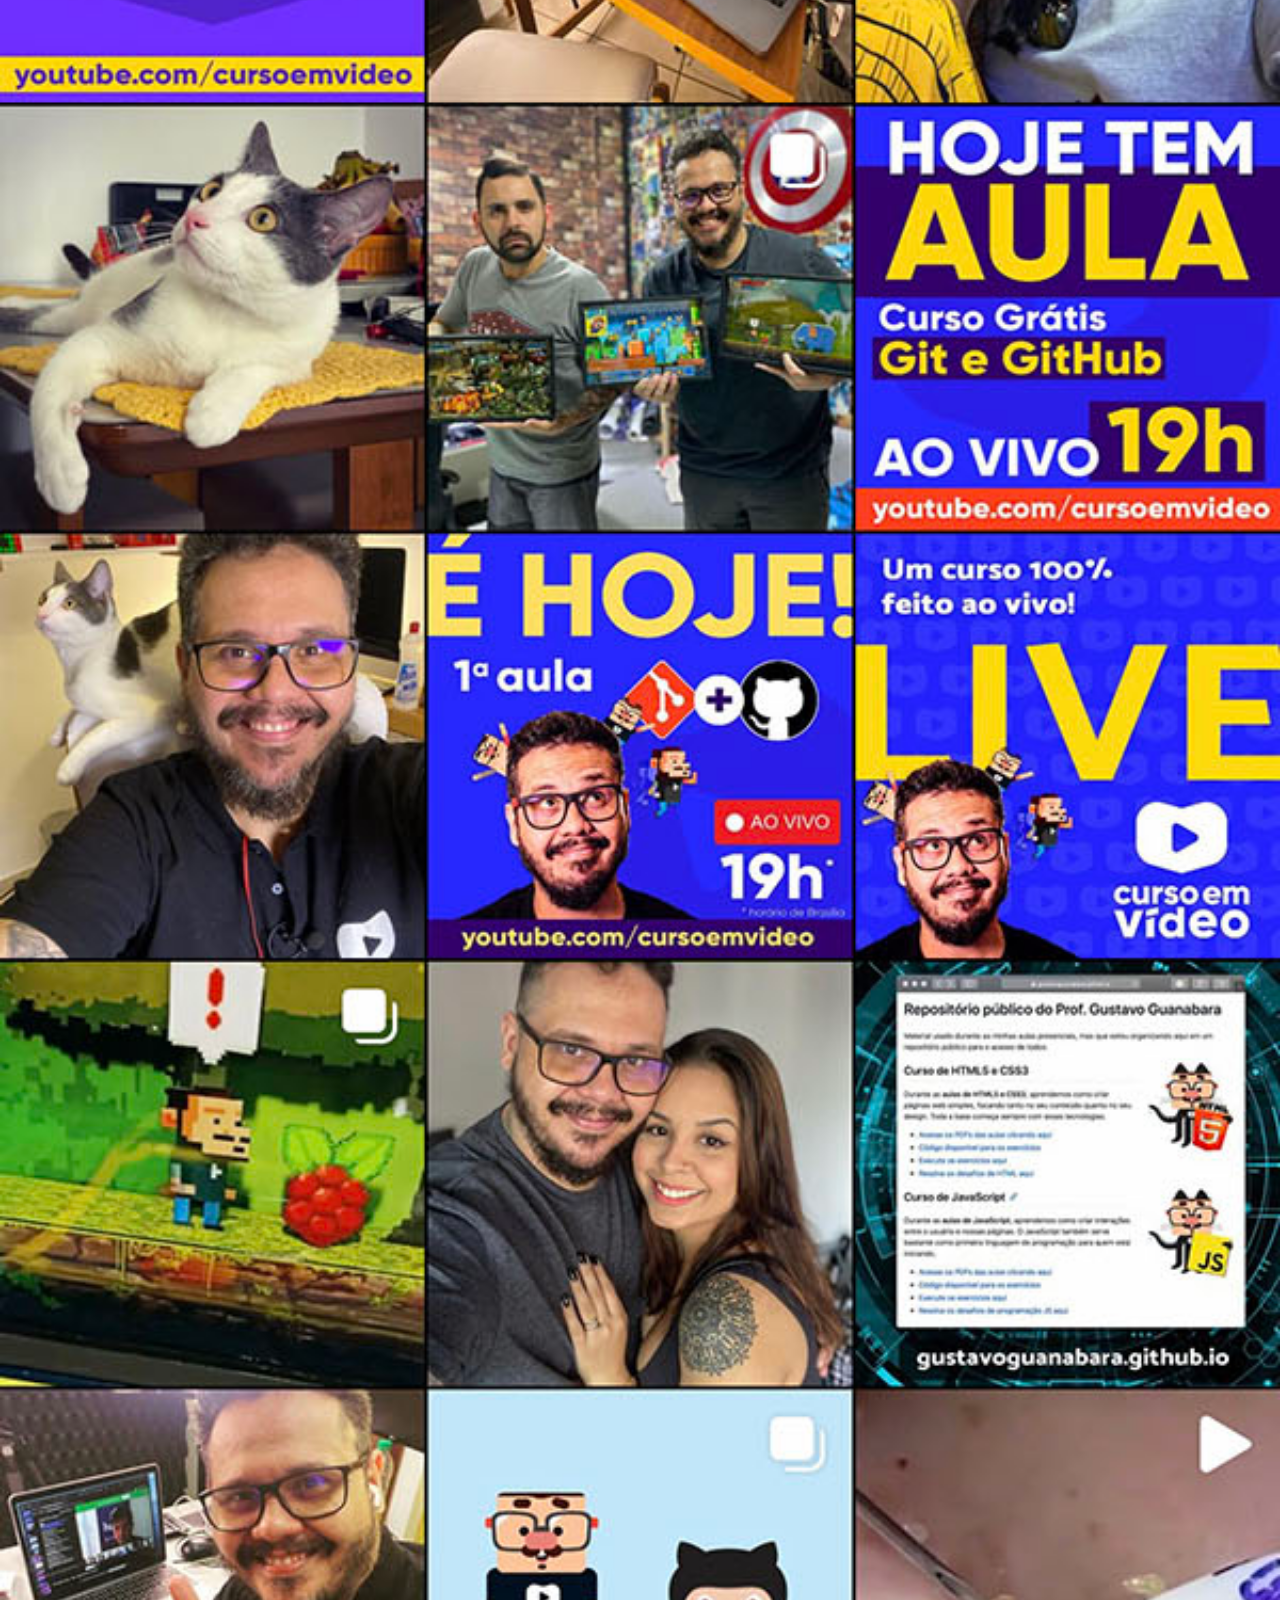
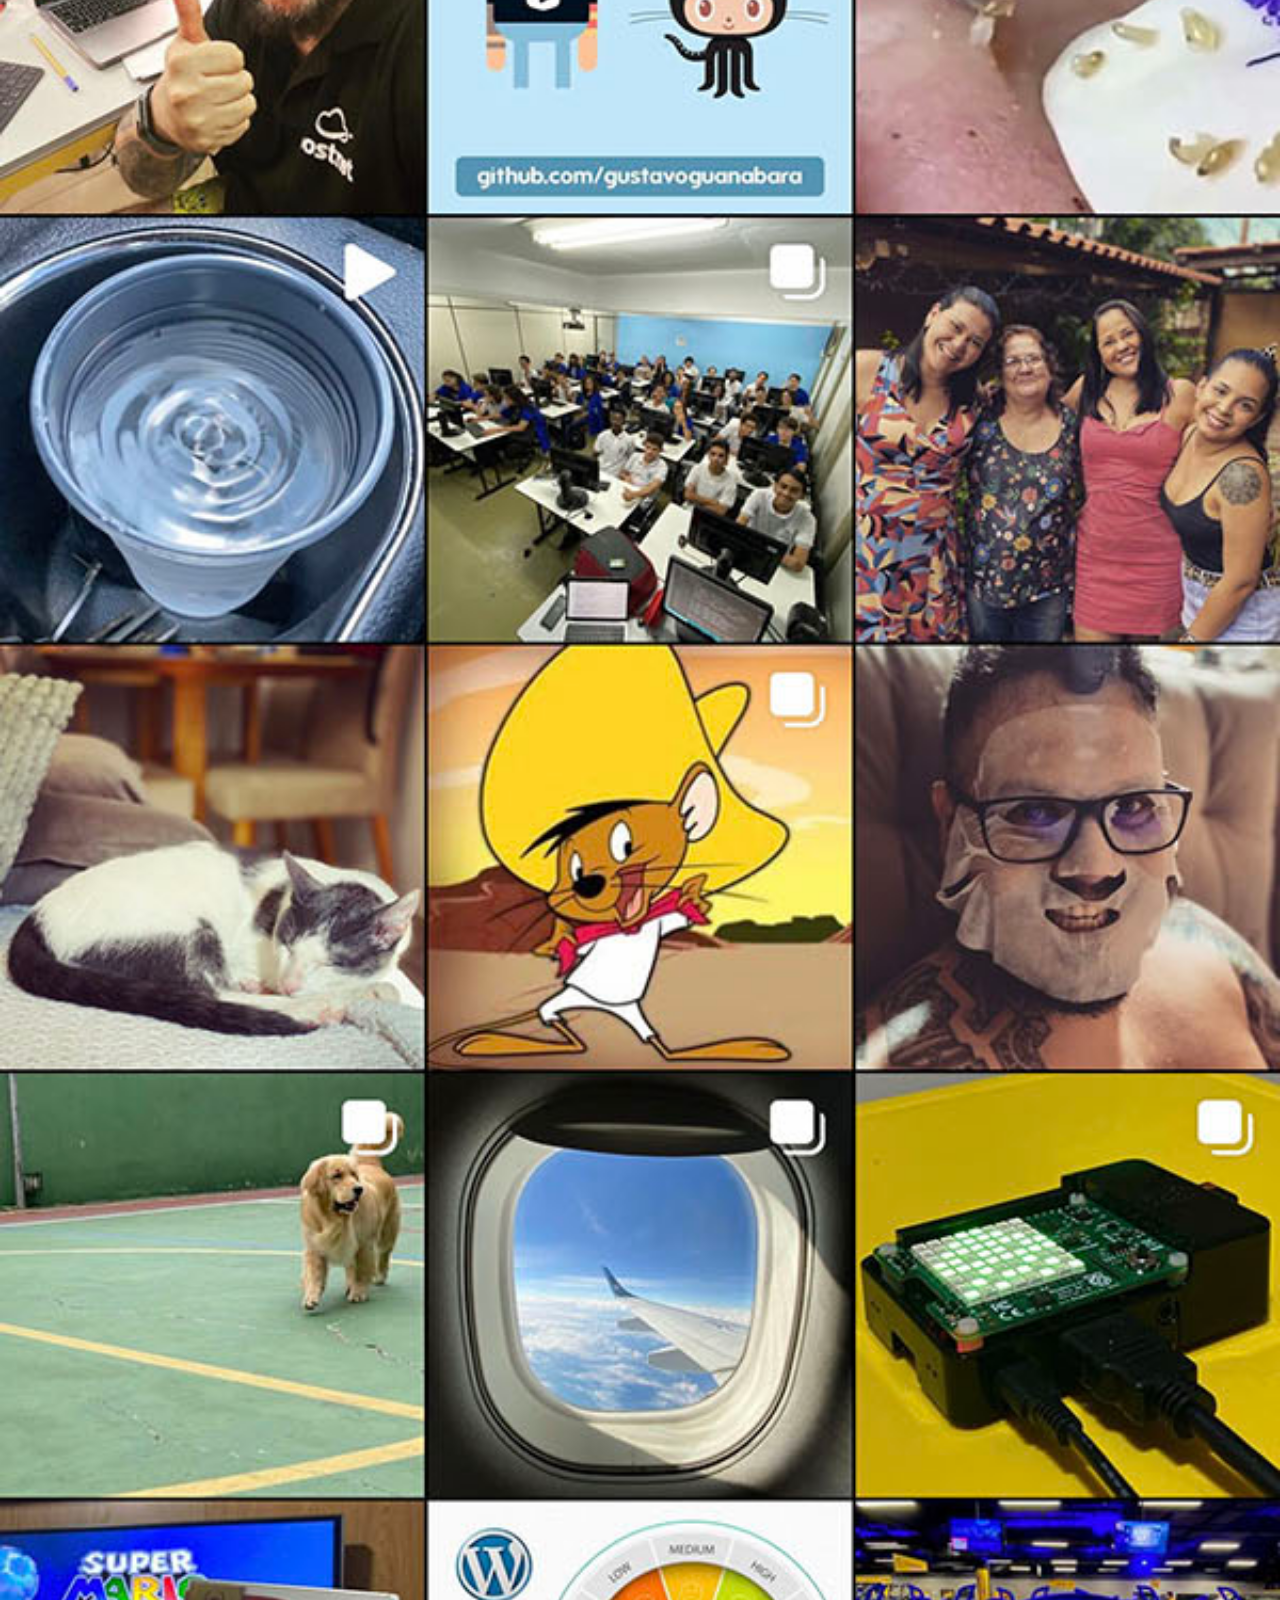
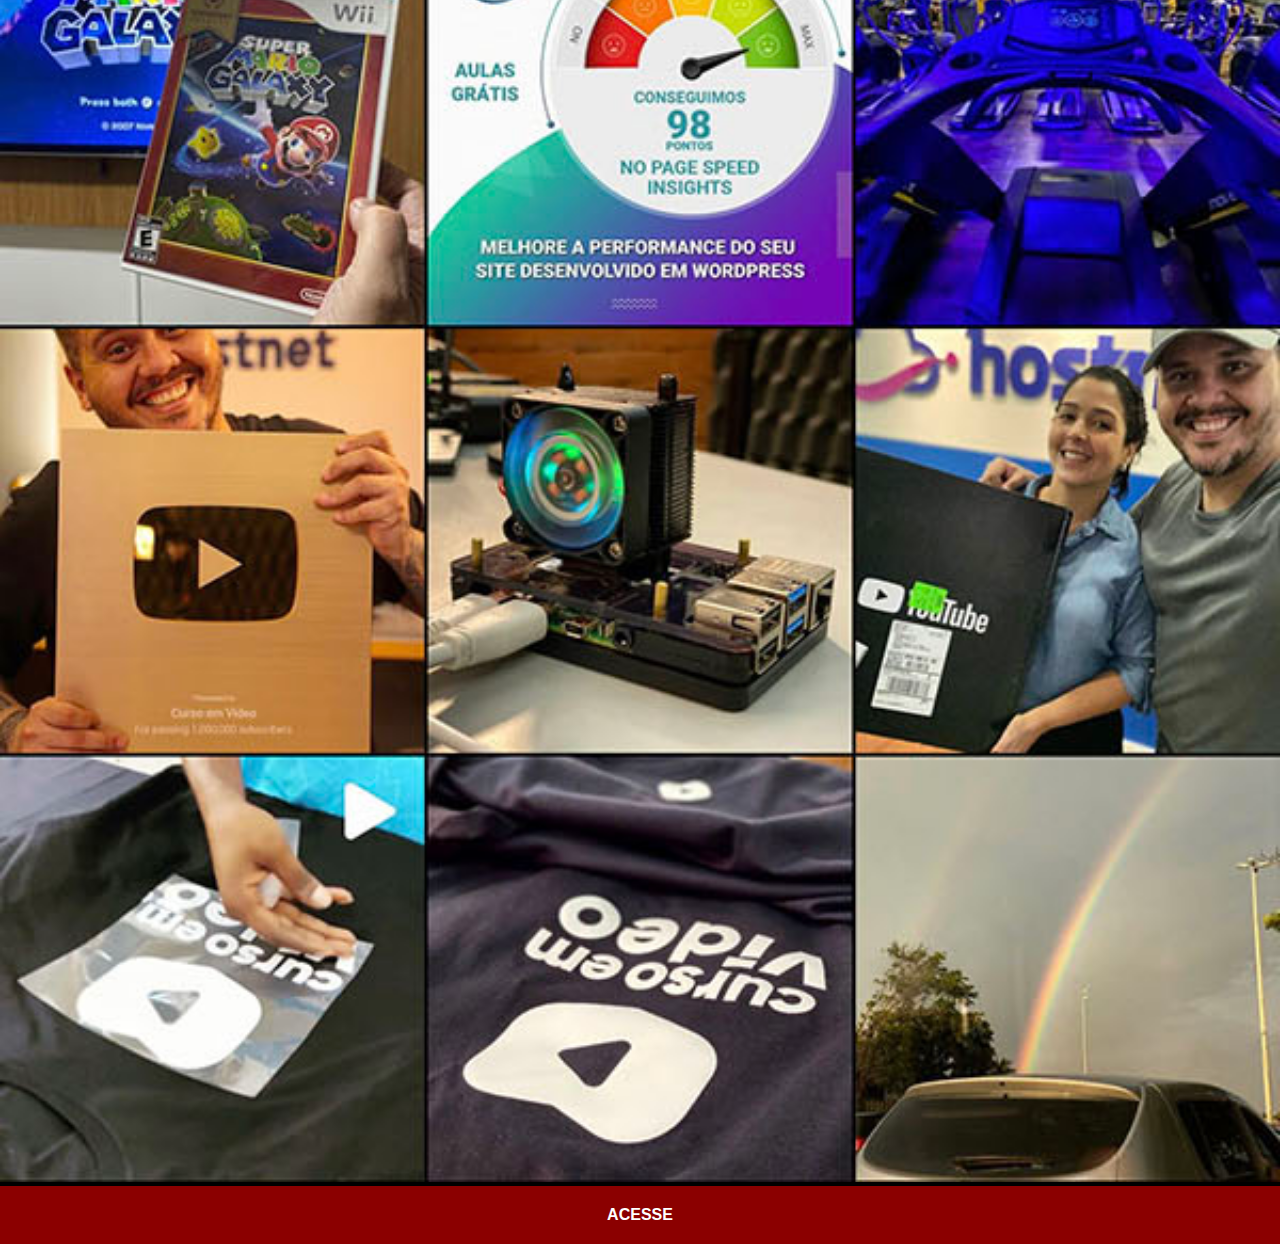
<file: paginas/instagram.html>
<!DOCTYPE html>
<html lang="pt-BR">
<head>
    <meta charset="UTF-8">
    <meta http-equiv="X-UA-Compatible" content="IE=edge">
    <meta name="viewport" content="width=device-width, initial-scale=1.0">
    <link rel="stylesheet" href="css/social.css">
    <title>Instagram</title>
</head>
<body>
    <img src="../imagens/tela-instagram.jpg" alt="YouTube">
    <a href="https://www.instagram.com/guanabara" target="_blank">ACESSE</a>
</body>
</html>
</file>
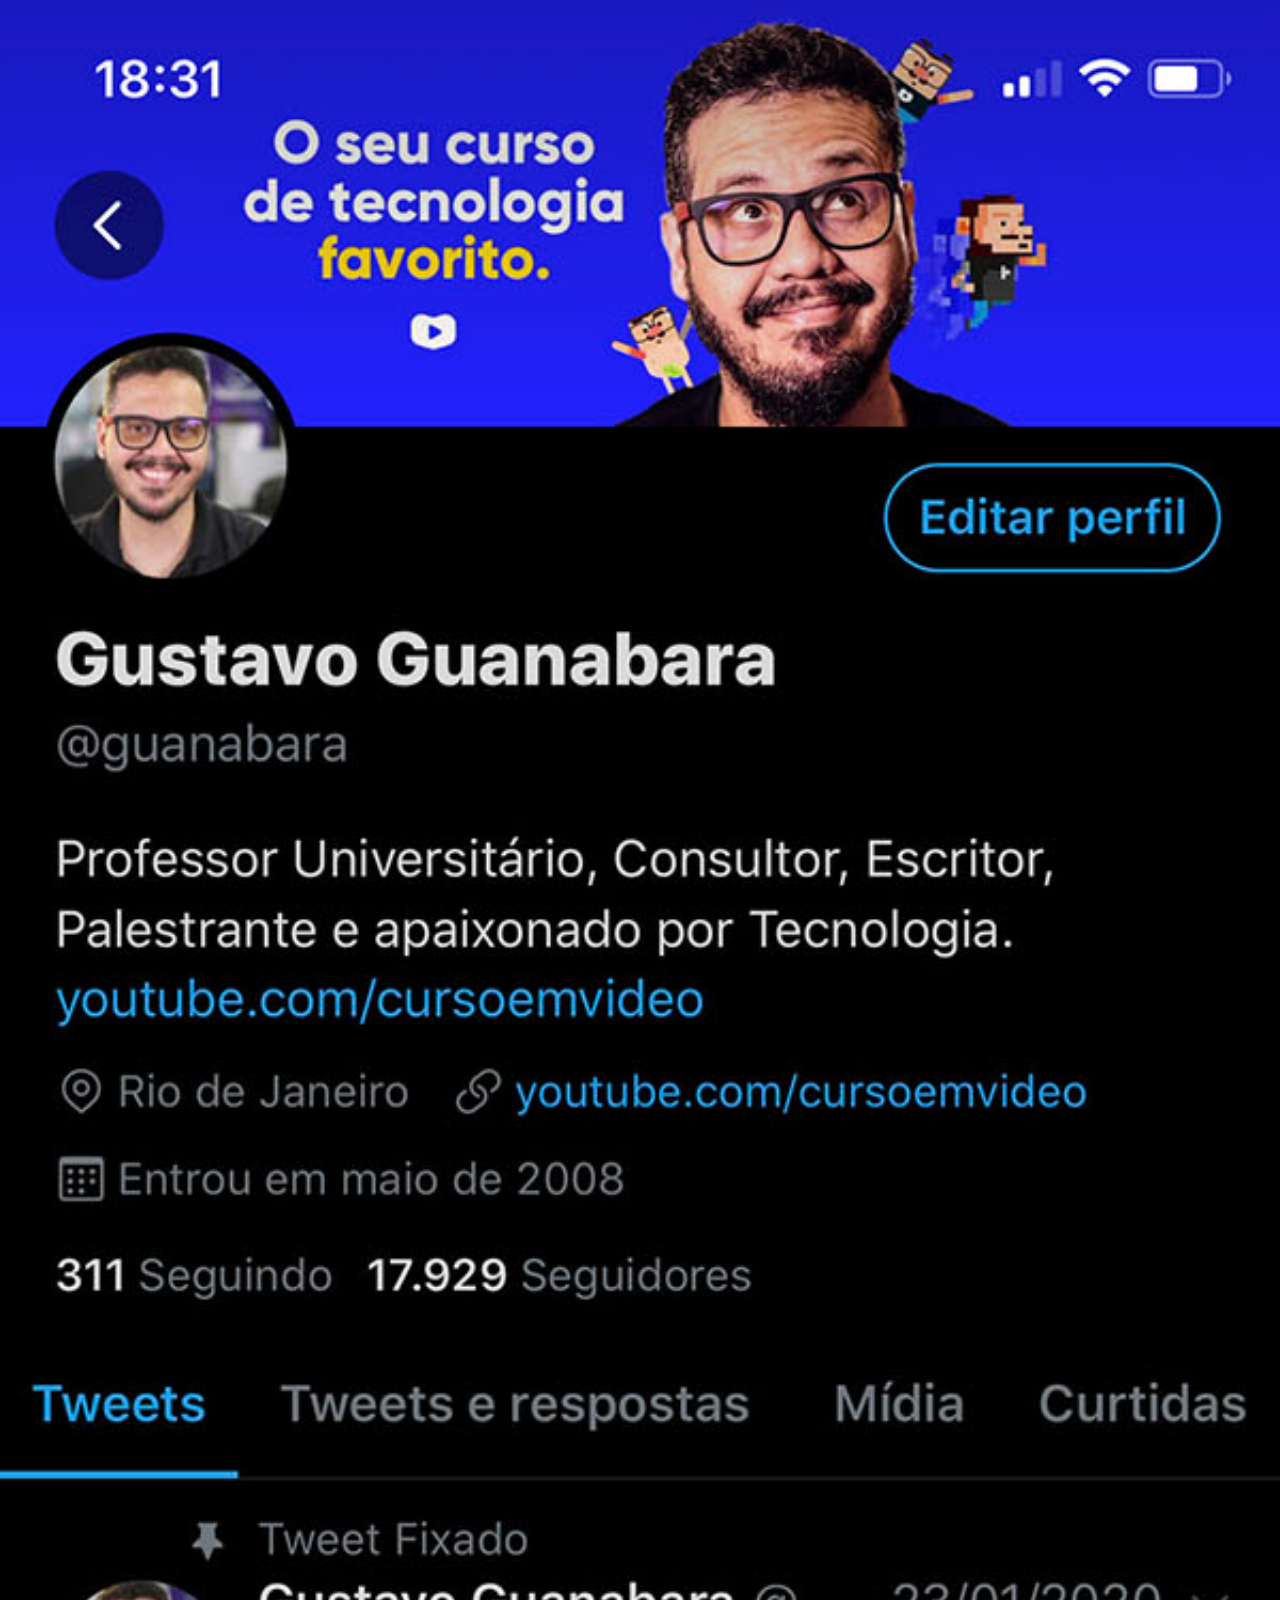
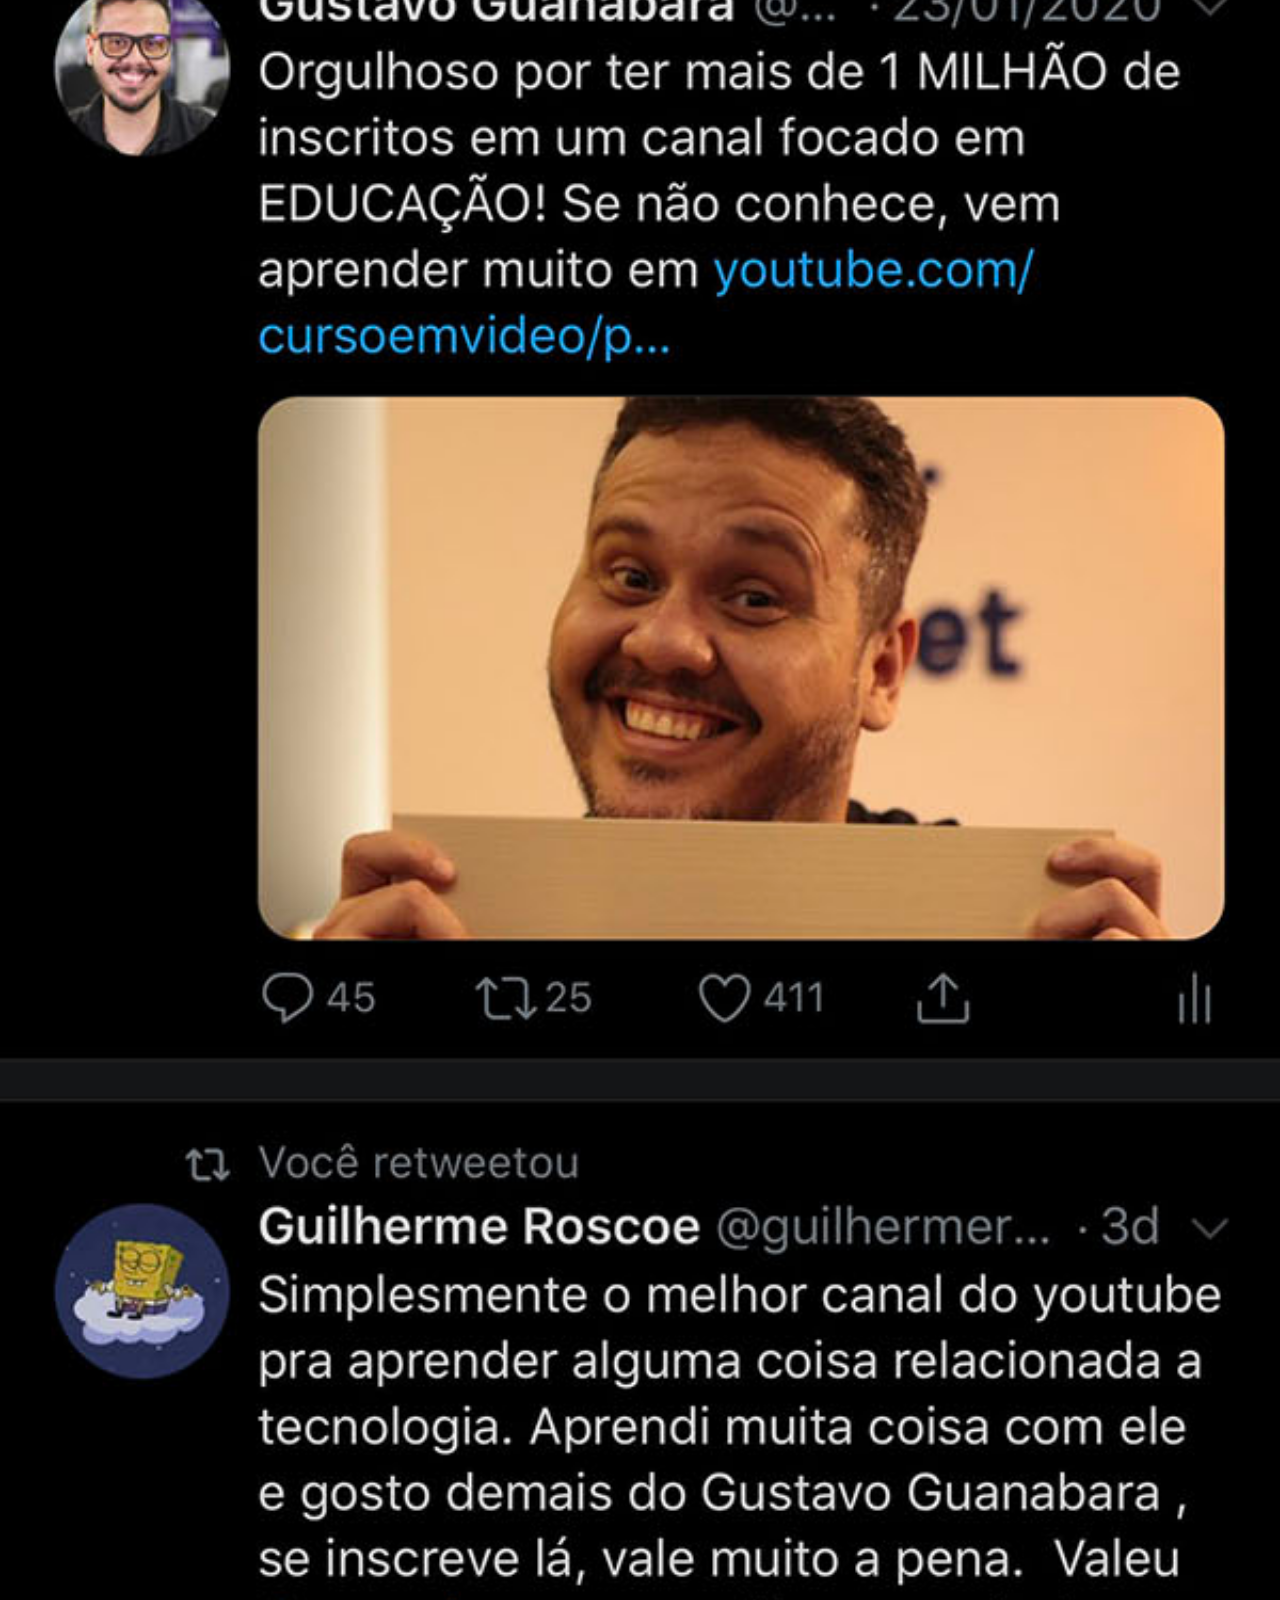
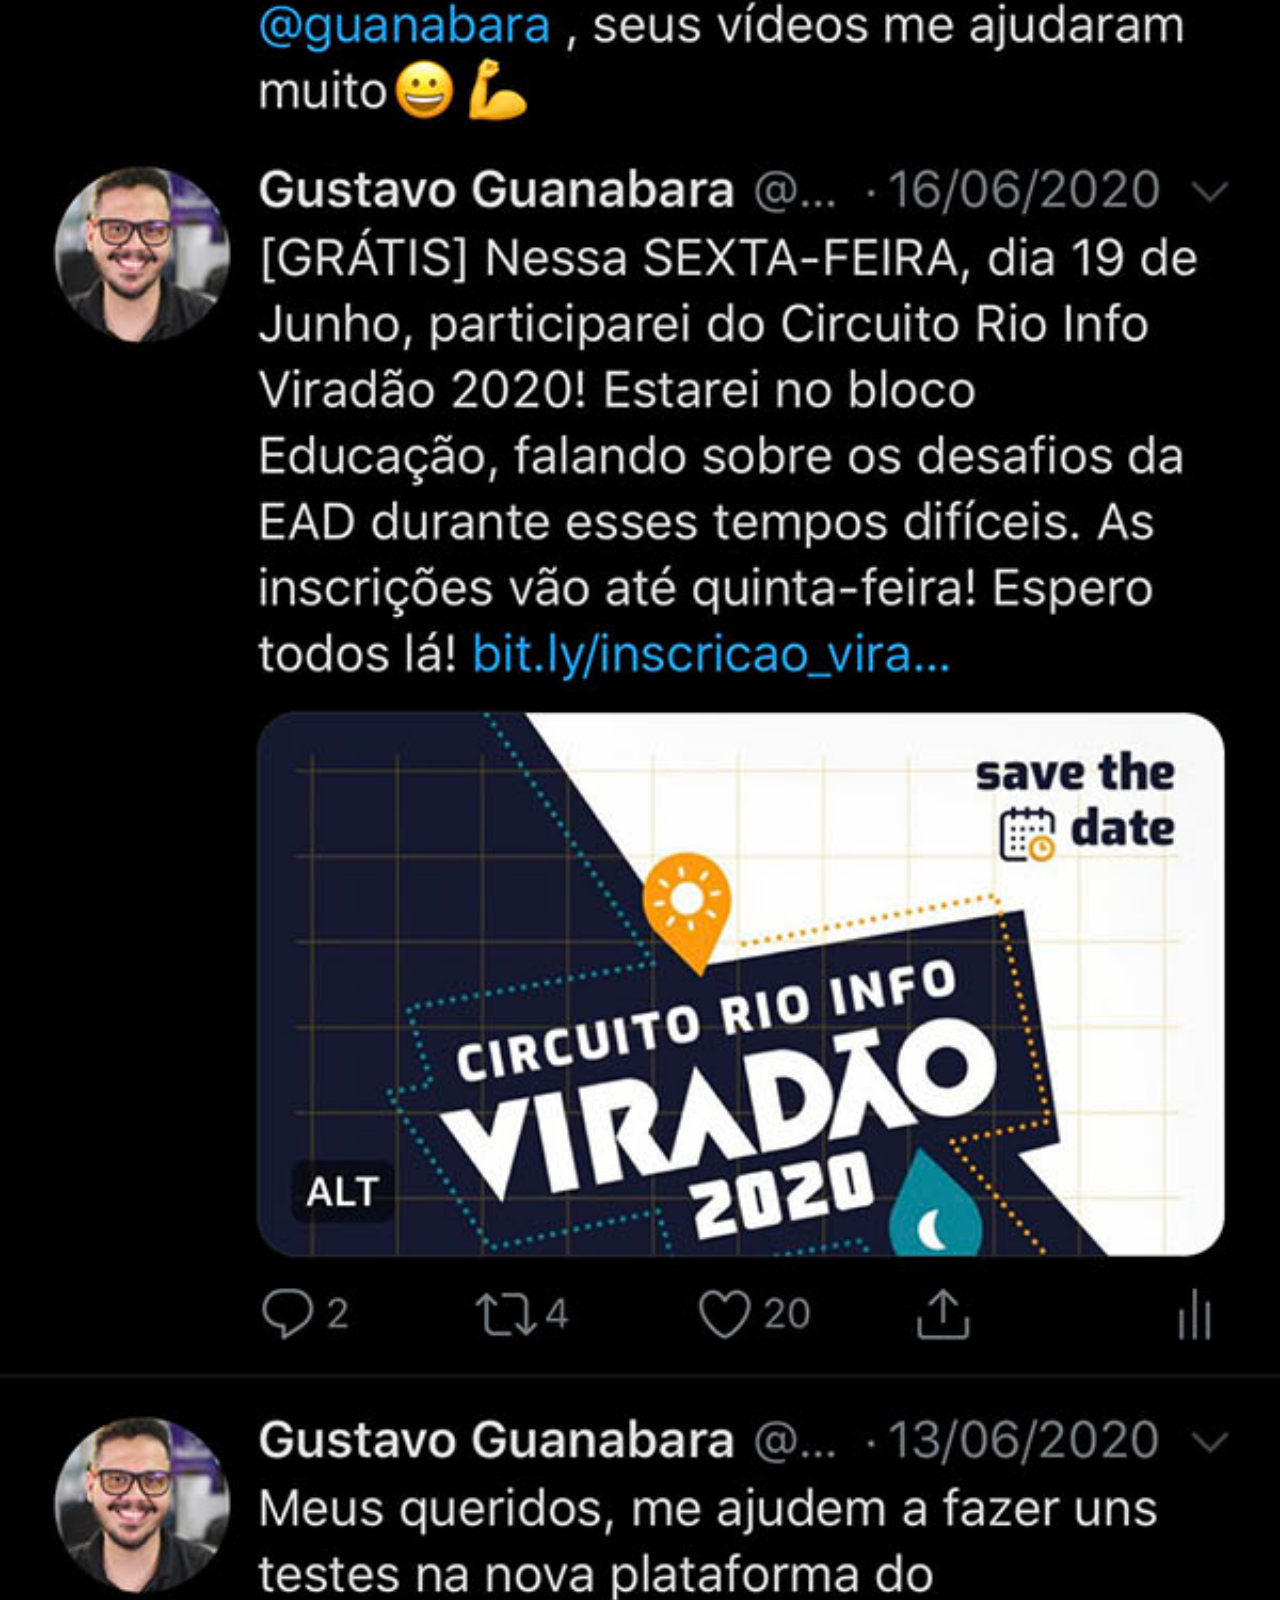
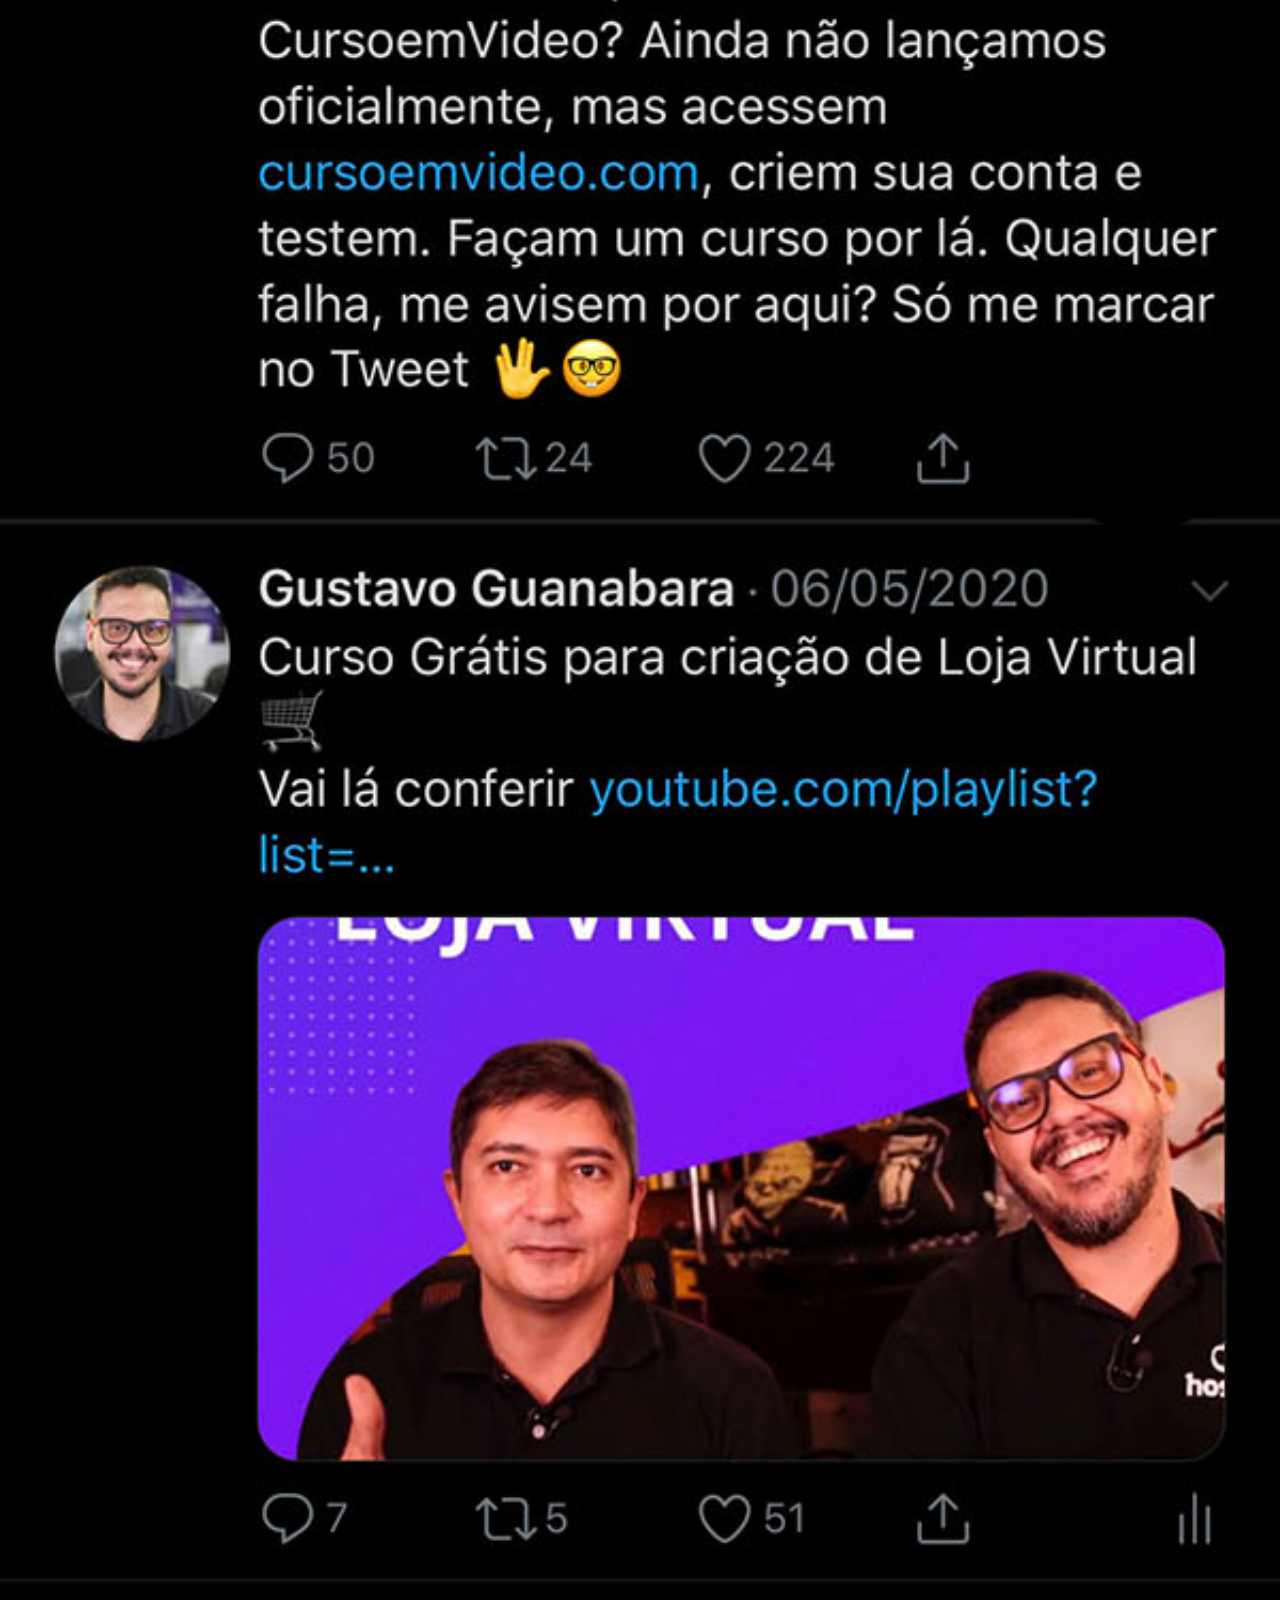
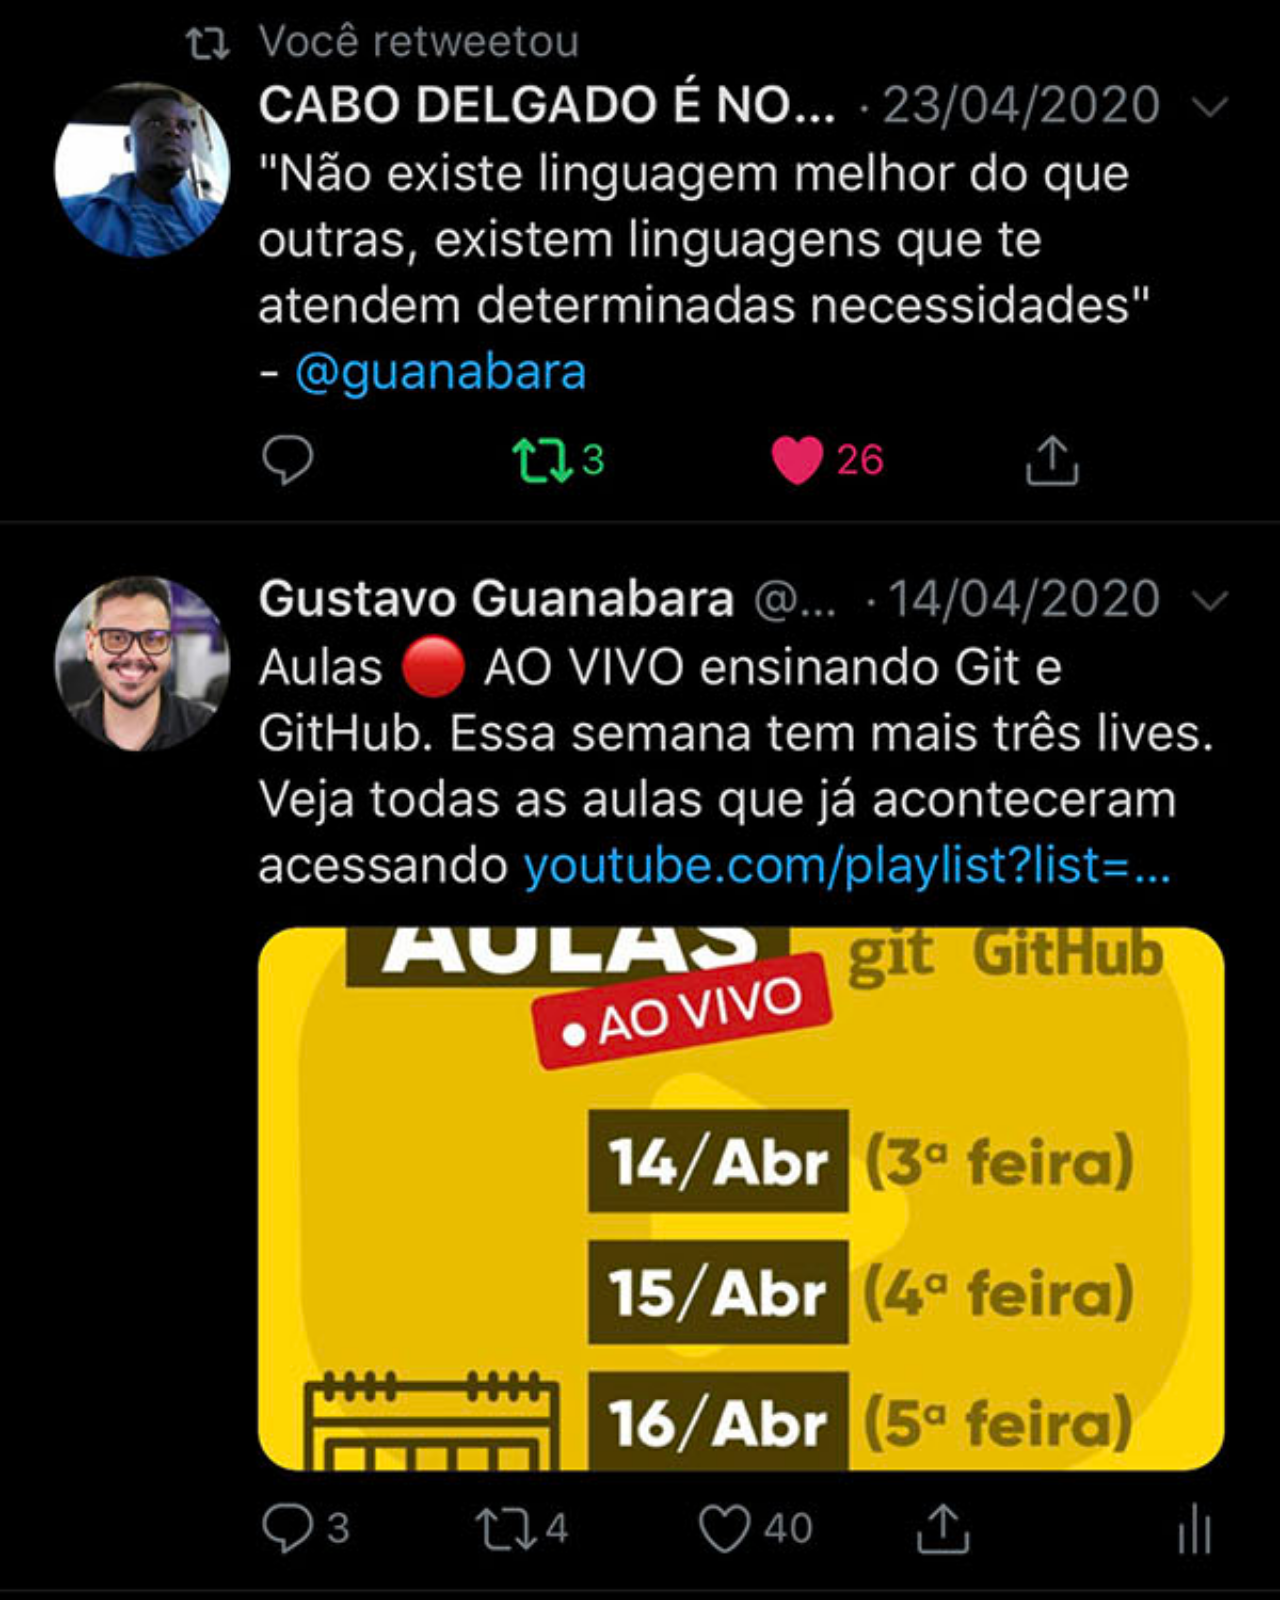
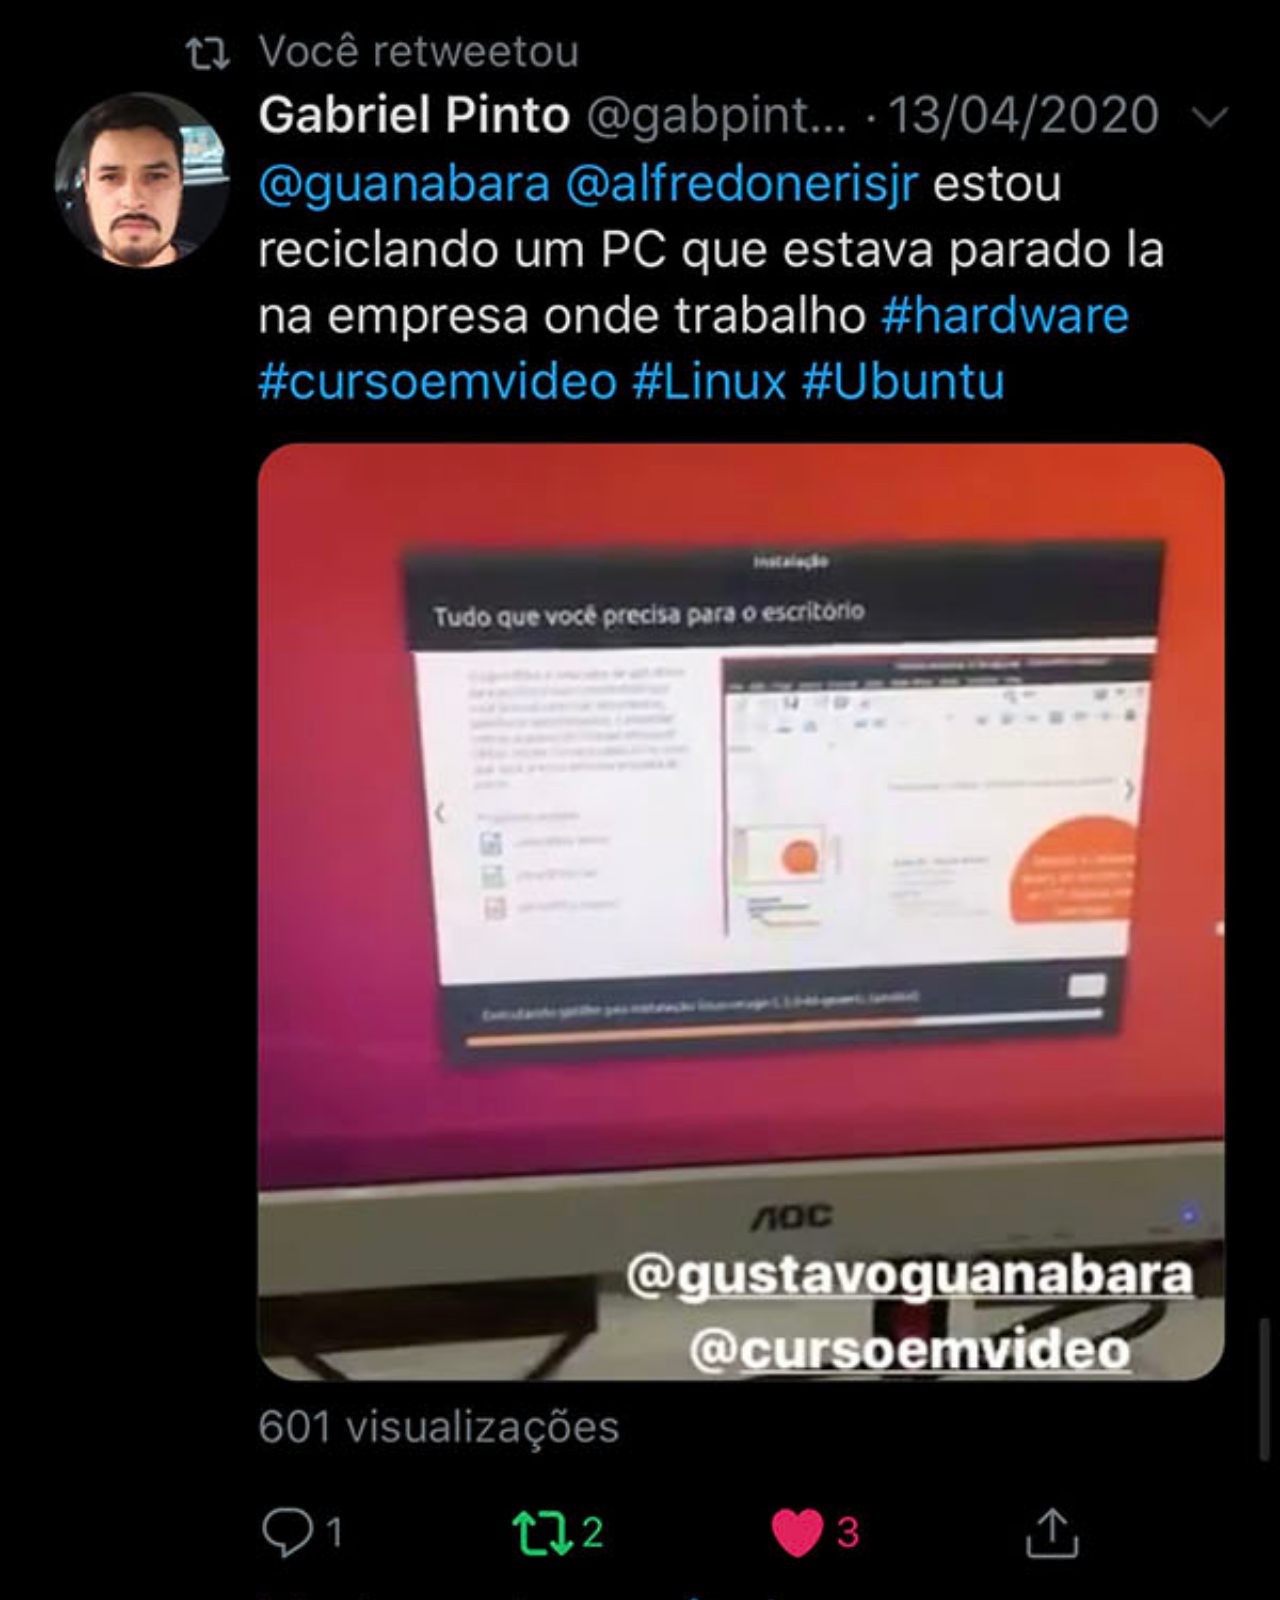
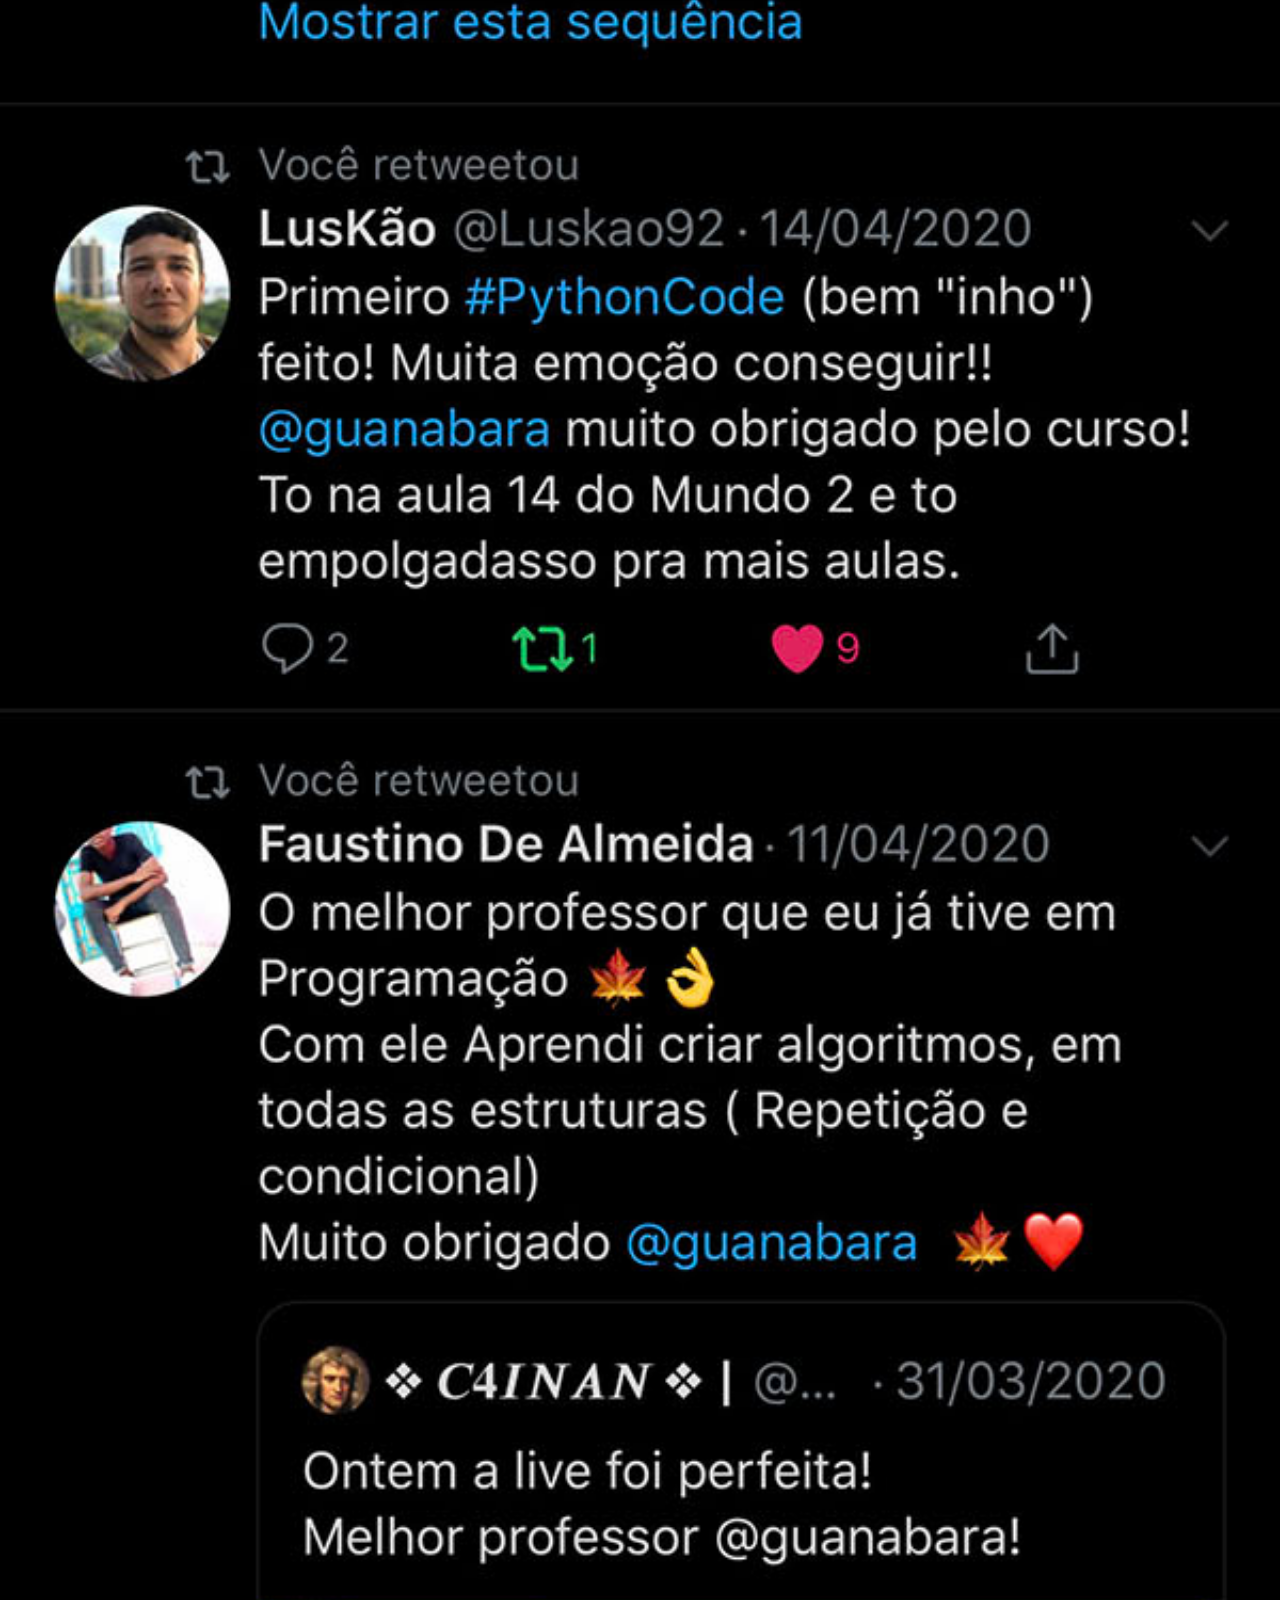
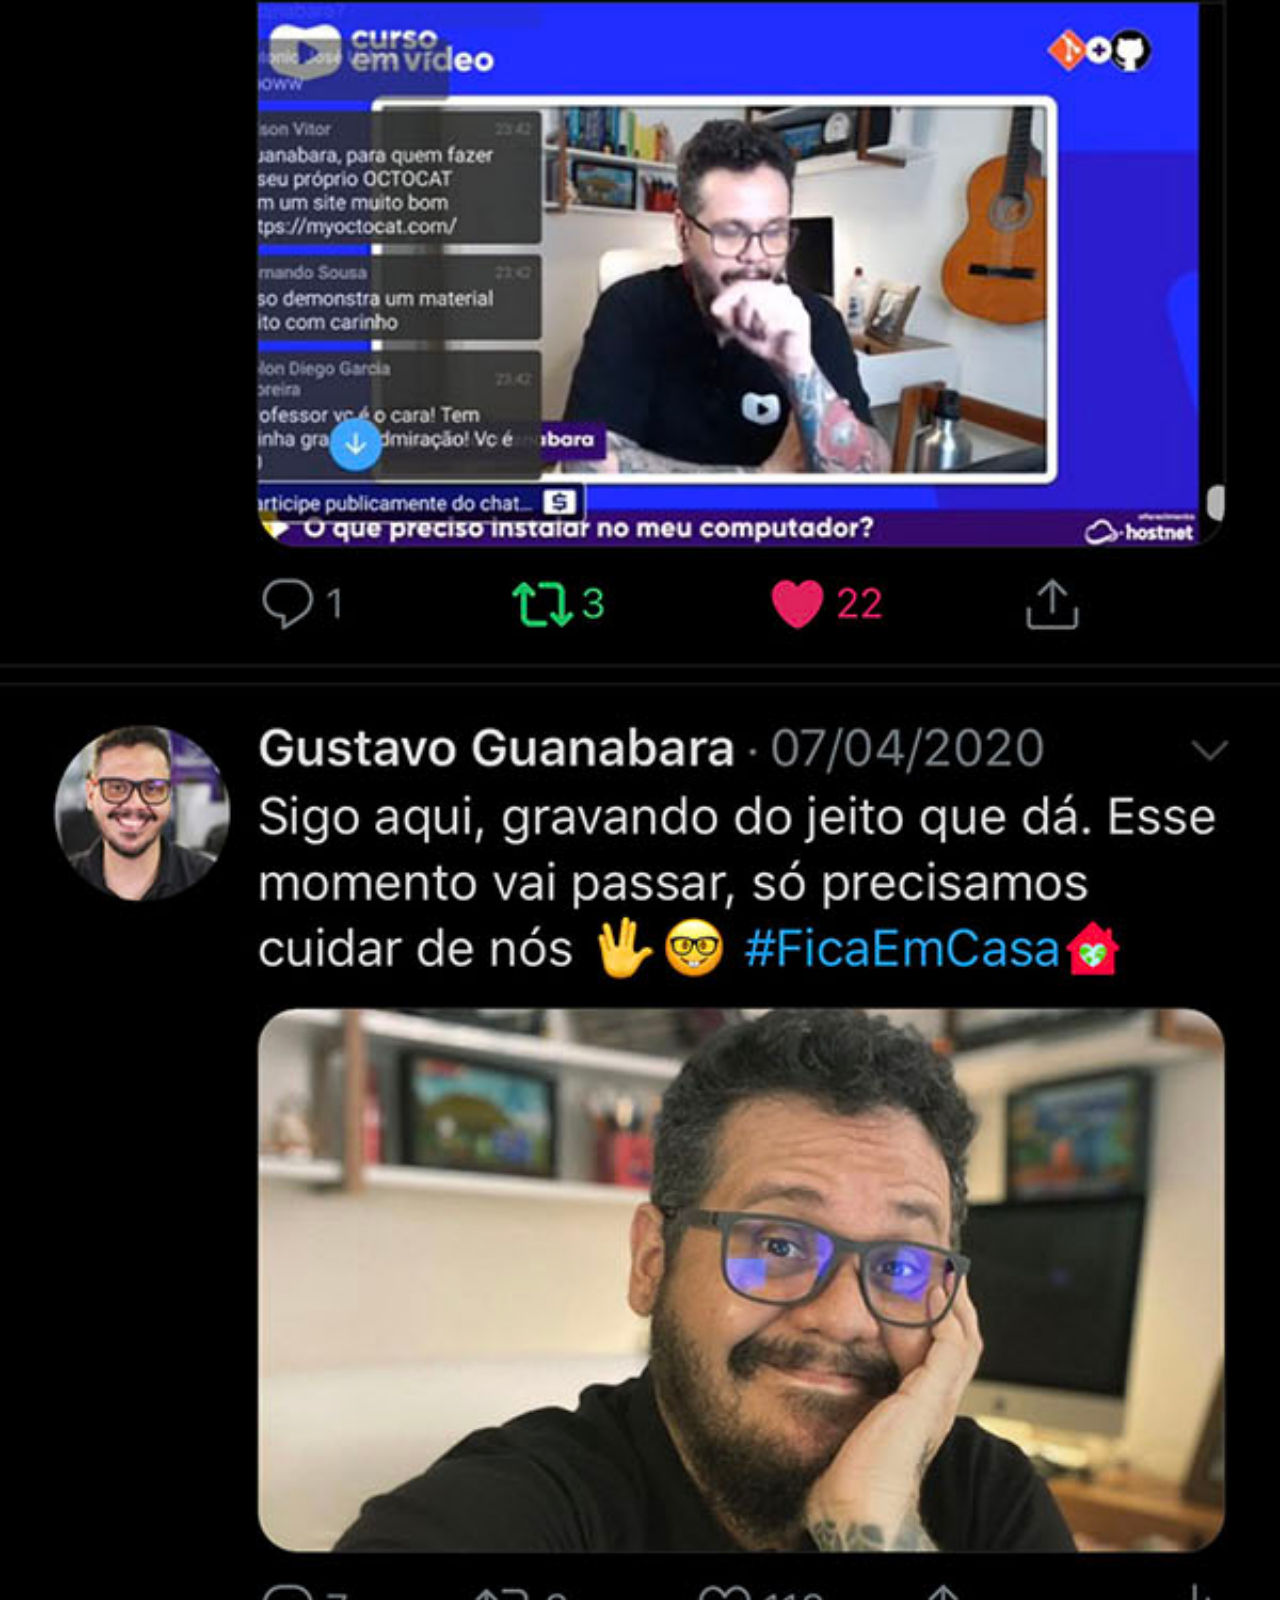
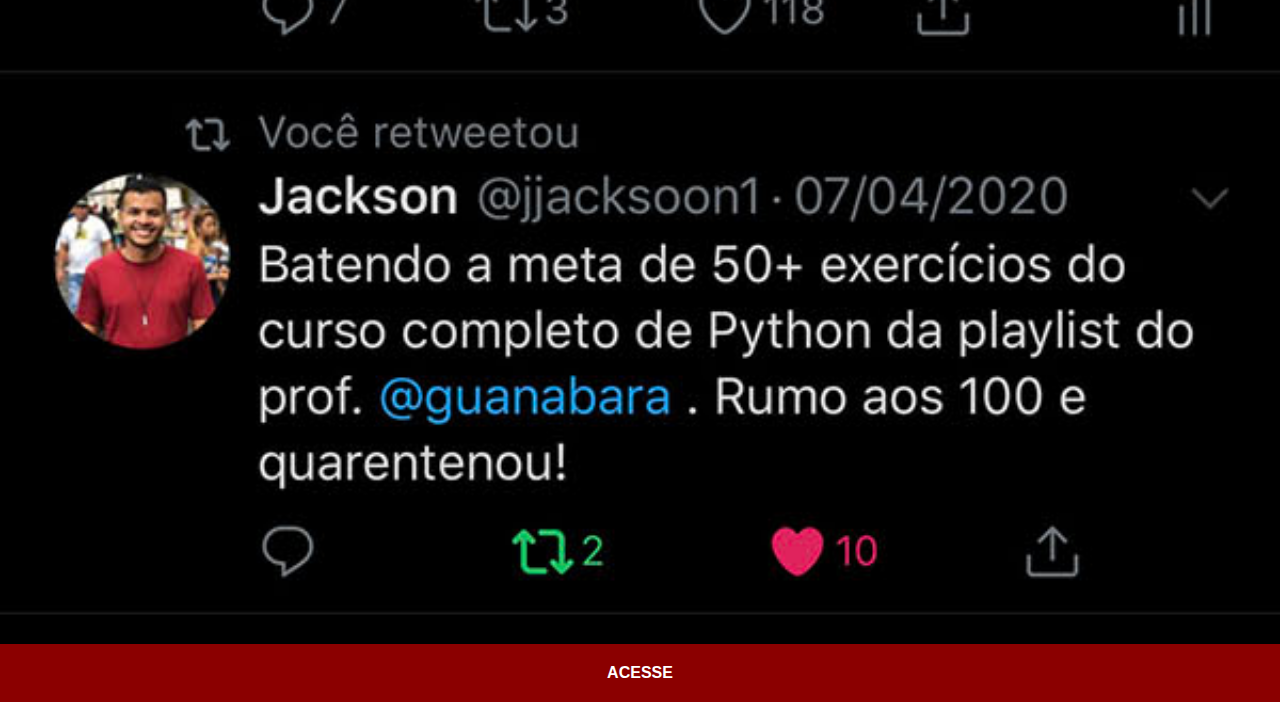
<file: paginas/twitter.html>
<!DOCTYPE html>
<html lang="pt-BR">
<head>
    <meta charset="UTF-8">
    <meta http-equiv="X-UA-Compatible" content="IE=edge">
    <meta name="viewport" content="width=device-width, initial-scale=1.0">
    <link rel="stylesheet" href="css/social.css">
    <title>Twitter</title>
</head>
<body>
    <img src="../imagens/tela-twitter.jpg" alt="YouTube">
    <a href="https://www.twitter.com/guanabara" target="_blank">ACESSE</a>
</body>
</html>
</file>
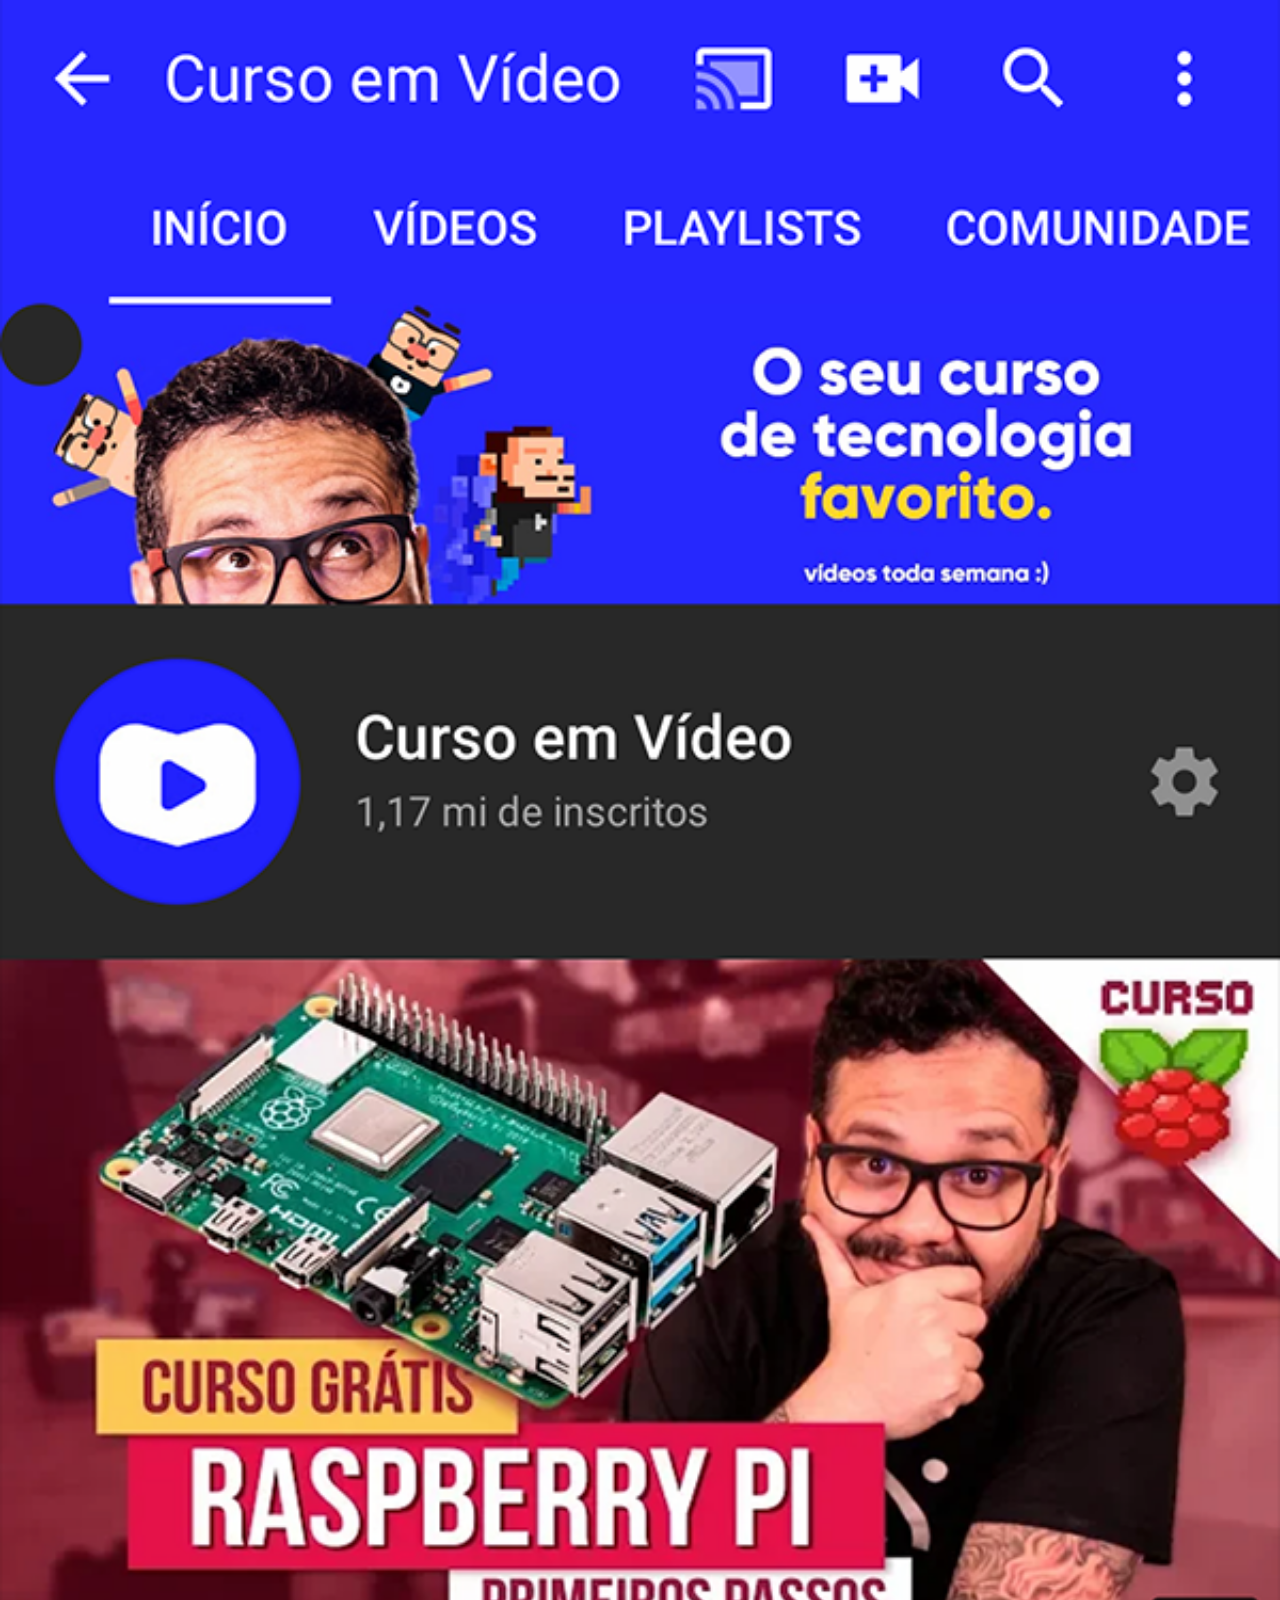
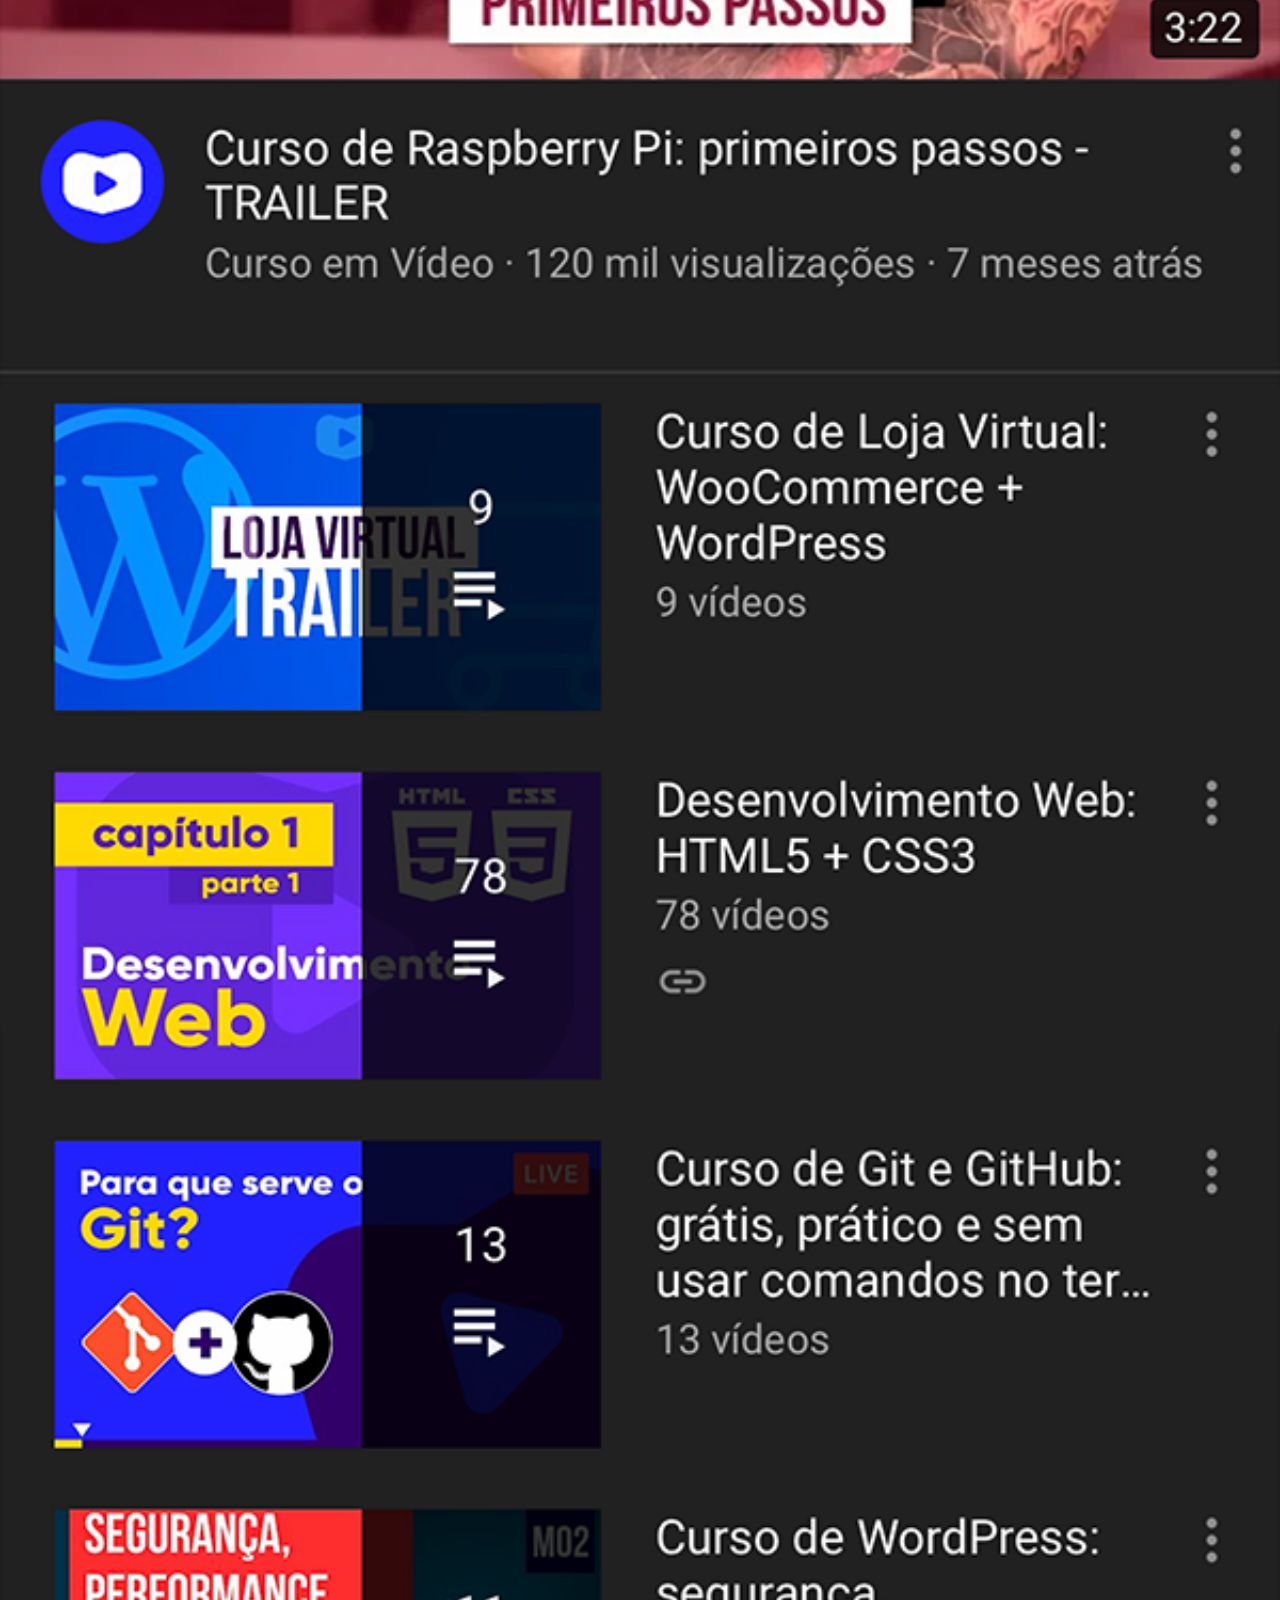
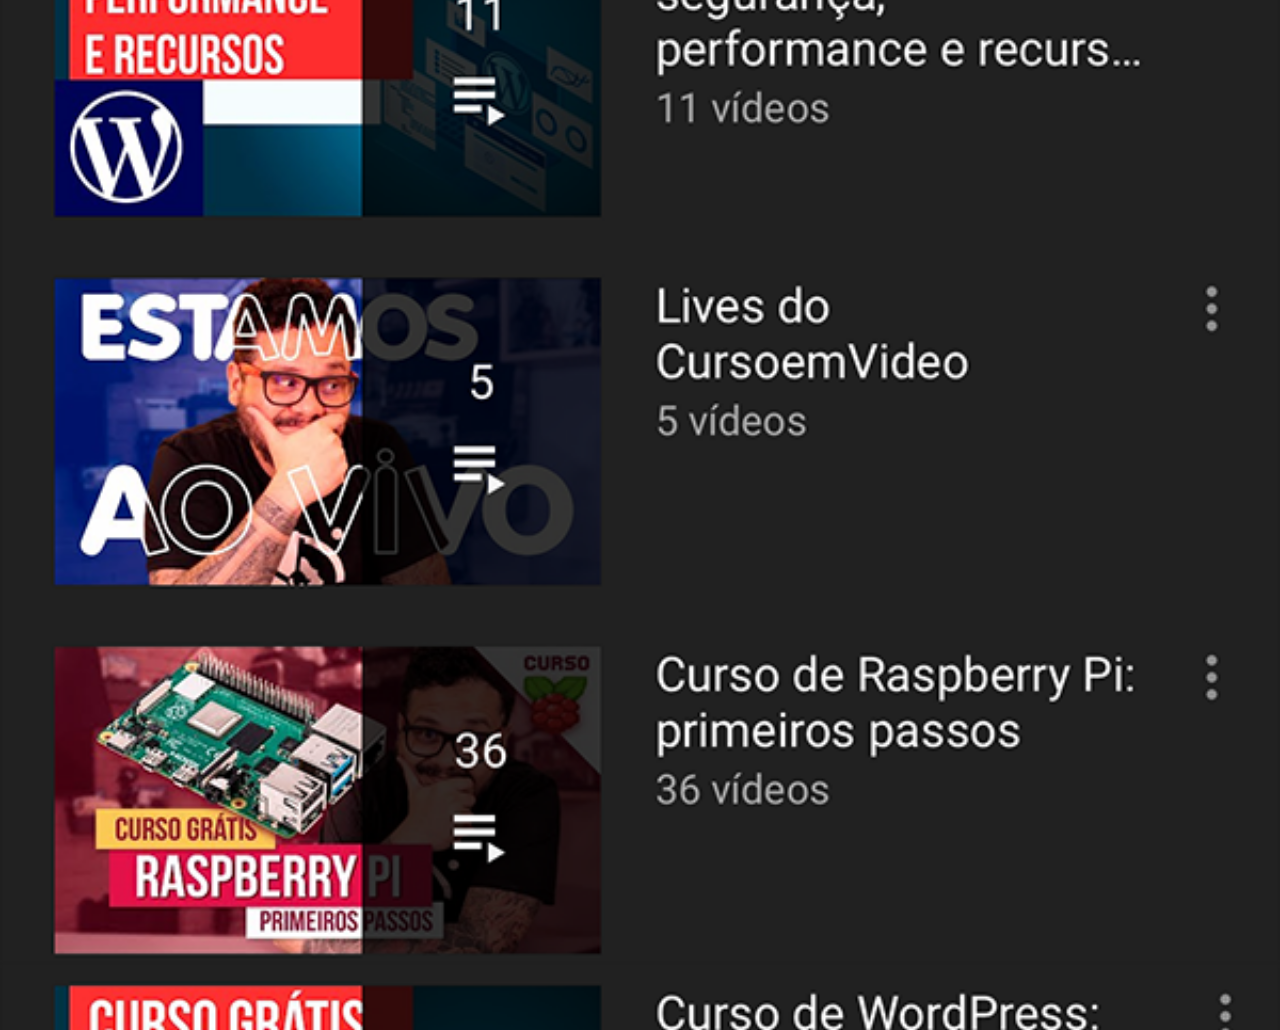
<file: paginas/youtube.html>
<!DOCTYPE html>
<html lang="pt-BR">
<head>
    <meta charset="UTF-8">
    <meta http-equiv="X-UA-Compatible" content="IE=edge">
    <meta name="viewport" content="width=device-width, initial-scale=1.0">
    <title>Home</title>
</head>
<style>
    * {
        margin: 0px;
        padding: 0px;
    }

    body {
        width: 100vw;
        height: 470vh;
        background: black url('../imagens/tela-youtube.png')no-repeat top center;
        background-size: cover;
        overflow: visible;   
    }
</style>
<body>
    
</body>
</html>
</file>
<file: css/style.css>
@charset "UTF-8";

* {
    padding: 0px;
    margin: 0px;
    font-family: Arial, Helvetica, sans-serif;
}

html, body {
    height: 100vh;
    width: 100vw;
    background-color: black;
}

body {
    background: url('../imagens/fundo-madeira.jpg') no-repeat top center;
    background-size: cover;
    background-attachment: fixed;
}

main {
    position: relative;
    height: 100vh;
}

section#telefone {
    position: absolute;
    top: 50%;
    left: 50%;
    transform: translate(-50%, -50%);
    
    height: 627px;
    width: 311px;
    background: url(../imagens/frame-iphone.png) no-repeat;
    
}

iframe#tela {
    position: relative;
    top: 79px;
    left: 21px;
    width: 269px;
    height: 473px;
}

section#redes-sociais {
    text-align: right;
}

section#redes-sociais img {
    width: 50px;
    margin: 10px;
    border-radius: 50%;
    box-shadow: 2px 2px 5px rgba(0, 0, 0, 0.438);
    box-sizing: border-box;
}

section#redes-sociais img:hover {
    border: 2px solid rgba(255, 255, 255, 0.671);
    transition-duration: 0.2s;
    transform: scale(1.15) translate(-3px, -3px);
    box-shadow: 5px 5px 10px rgba(0, 0, 0, 0.438);
}
</file>
<file: paginas/css/social.css>
* {
        margin: 0px;
        padding: 0px;
        font-family: Arial, Helvetica, sans-serif;
        background-color: black;
    }

    ::-webkit-scrollbar {
        width: 0px;
        height: 0px;
    }

    img {
        width: 100vw;
    }

    a {
        display: block;
        background-color: darkred;
        color: white;
        padding: 20px;
        text-align: center;
        font-weight: bolder;
        text-decoration: none;
    }

    a:hover {
        background-color: red;
        transition: 0.3s;
    }
</file>
